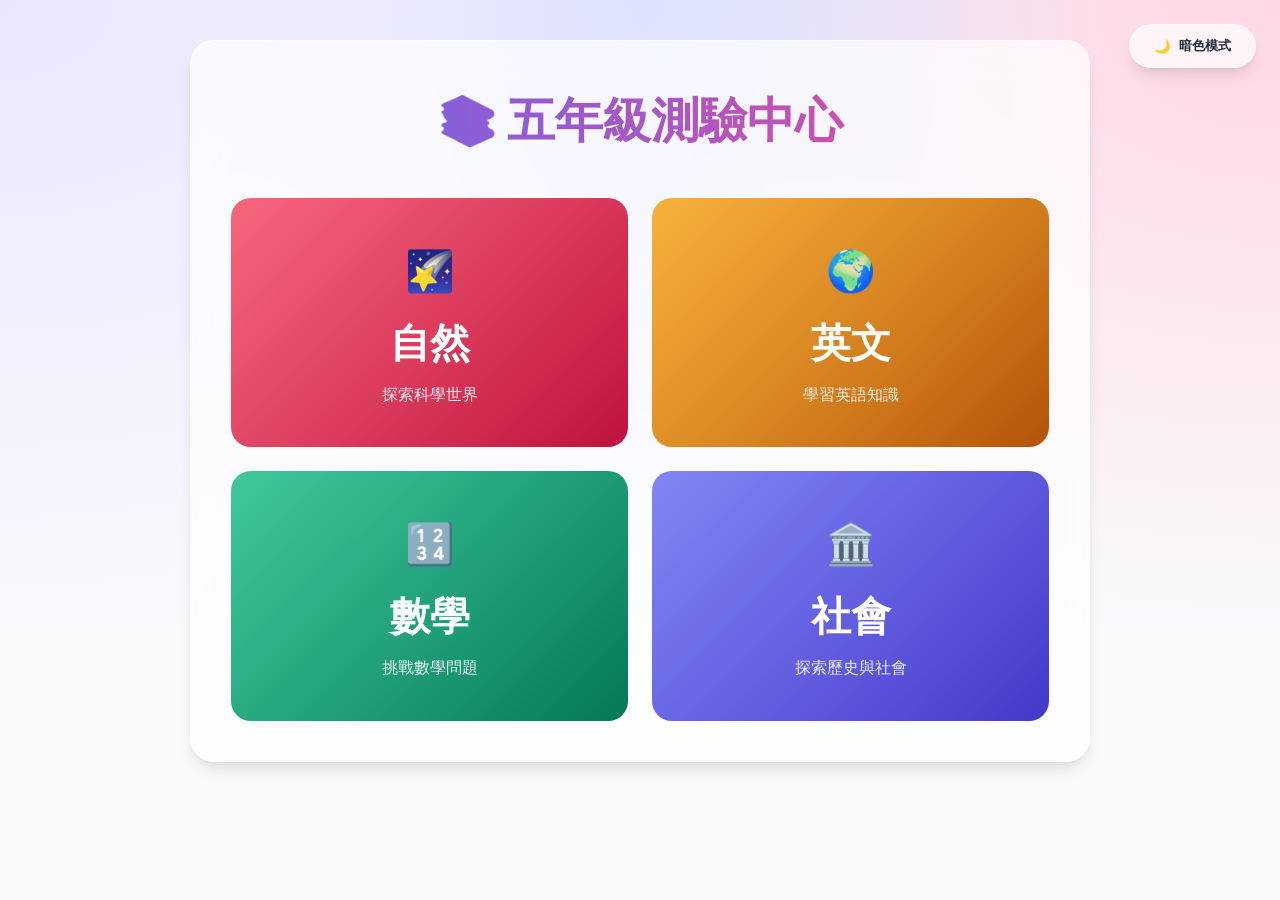
<file: index.html>
<!DOCTYPE html>
<html lang="zh-Hant">
<head>
    <meta charset="UTF-8">
    <meta name="viewport" content="width=device-width, initial-scale=1.0">
    <title>五年級測驗中心</title>
    <link rel="stylesheet" href="style.css">
</head>
<body>

<div class="theme-toggle">
    <button id="themeBtn" onclick="toggleTheme()"><span>🌙</span> 暗色模式</button>
</div>

<div class="container">
    <h1>📚 五年級測驗中心</h1>
    
    <div class="subjects-grid">
        <a href="science.html" class="subject-card science-card">
            <h2>🌠</h2>
            <h2>自然</h2>
            <p>探索科學世界</p>
        </a>
        
        <a href="english.html" class="subject-card english-card">
            <h2>🌍</h2>
            <h2>英文</h2>
            <p>學習英語知識</p>
        </a>
        
        <a href="math.html" class="subject-card math-card">
            <h2>🔢</h2>
            <h2>數學</h2>
            <p>挑戰數學問題</p>
        </a>

        <a href="society.html" class="subject-card society-card">
            <h2>🏛️</h2>
            <h2>社會</h2>
            <p>探索歷史與社會</p>
        </a>
    </div>
</div>

<script>
    function toggleTheme() {
        const html = document.documentElement;
        const btn = document.getElementById('themeBtn');
        const currentTheme = html.getAttribute('data-theme');
        const newTheme = currentTheme === 'dark' ? 'light' : 'dark';
        
        html.setAttribute('data-theme', newTheme);
        btn.innerHTML = newTheme === 'dark' ? '<span>☀️</span> 亮色模式' : '<span>🌙</span> 暗色模式';
        localStorage.setItem('theme', newTheme);
    }

    window.addEventListener('DOMContentLoaded', function() {
        const savedTheme = localStorage.getItem('theme') || 'light';
        document.documentElement.setAttribute('data-theme', savedTheme);
        const btn = document.getElementById('themeBtn');
        if (savedTheme === 'dark') btn.innerHTML = '<span>☀️</span> 亮色模式';
    });
</script>

</body>
</html>
</file>
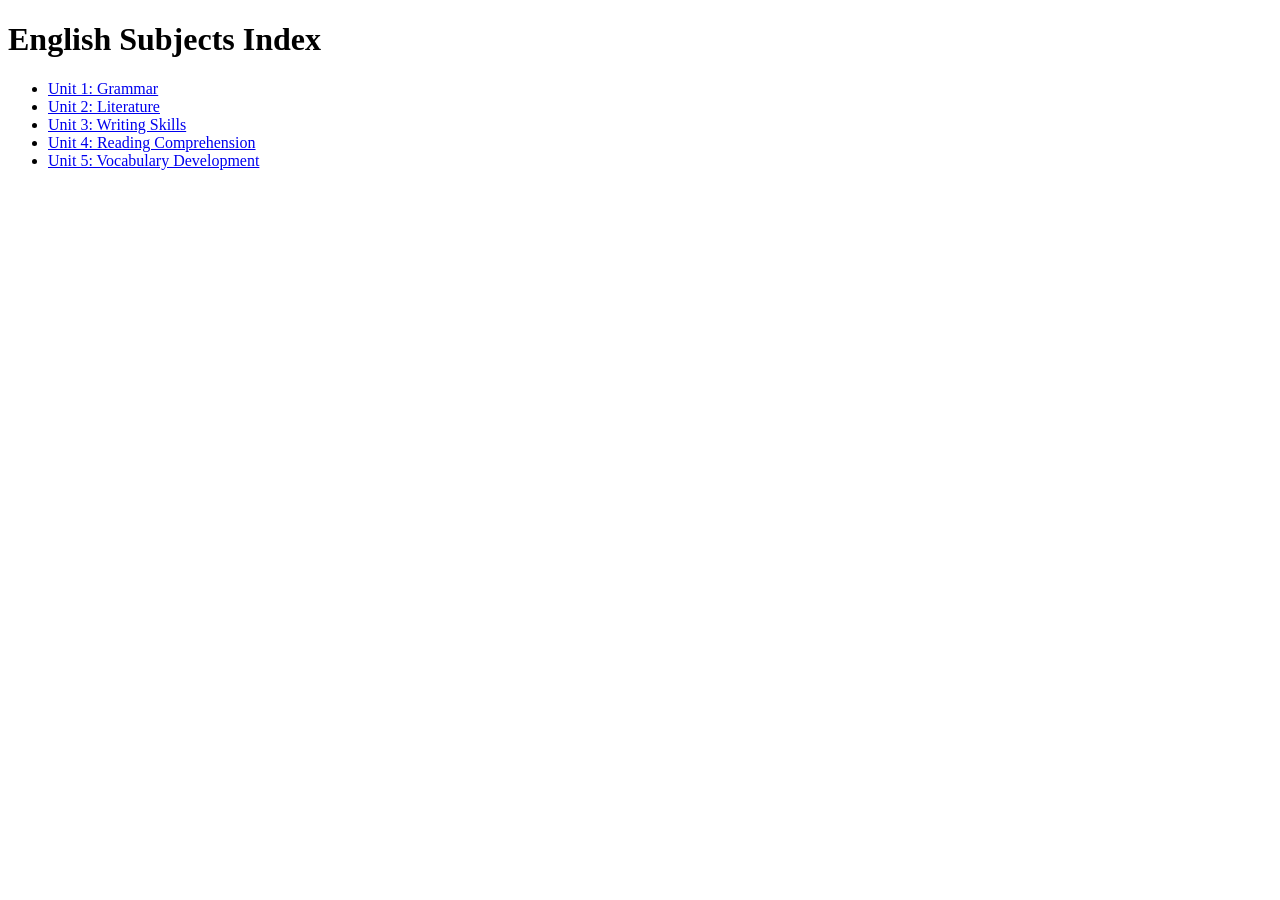
<file: english.html>
<!DOCTYPE html>
<html lang="en">
<head>
    <meta charset="UTF-8">
    <meta name="viewport" content="width=device-width, initial-scale=1.0">
    <title>English Units Index</title>
</head>
<body>
    <h1>English Subjects Index</h1>
    <ul>
        <li><a href="#unit1">Unit 1: Grammar</a></li>
        <li><a href="#unit2">Unit 2: Literature</a></li>
        <li><a href="#unit3">Unit 3: Writing Skills</a></li>
        <li><a href="#unit4">Unit 4: Reading Comprehension</a></li>
        <li><a href="#unit5">Unit 5: Vocabulary Development</a></li>
    </ul>
</body>
</html>
</file>
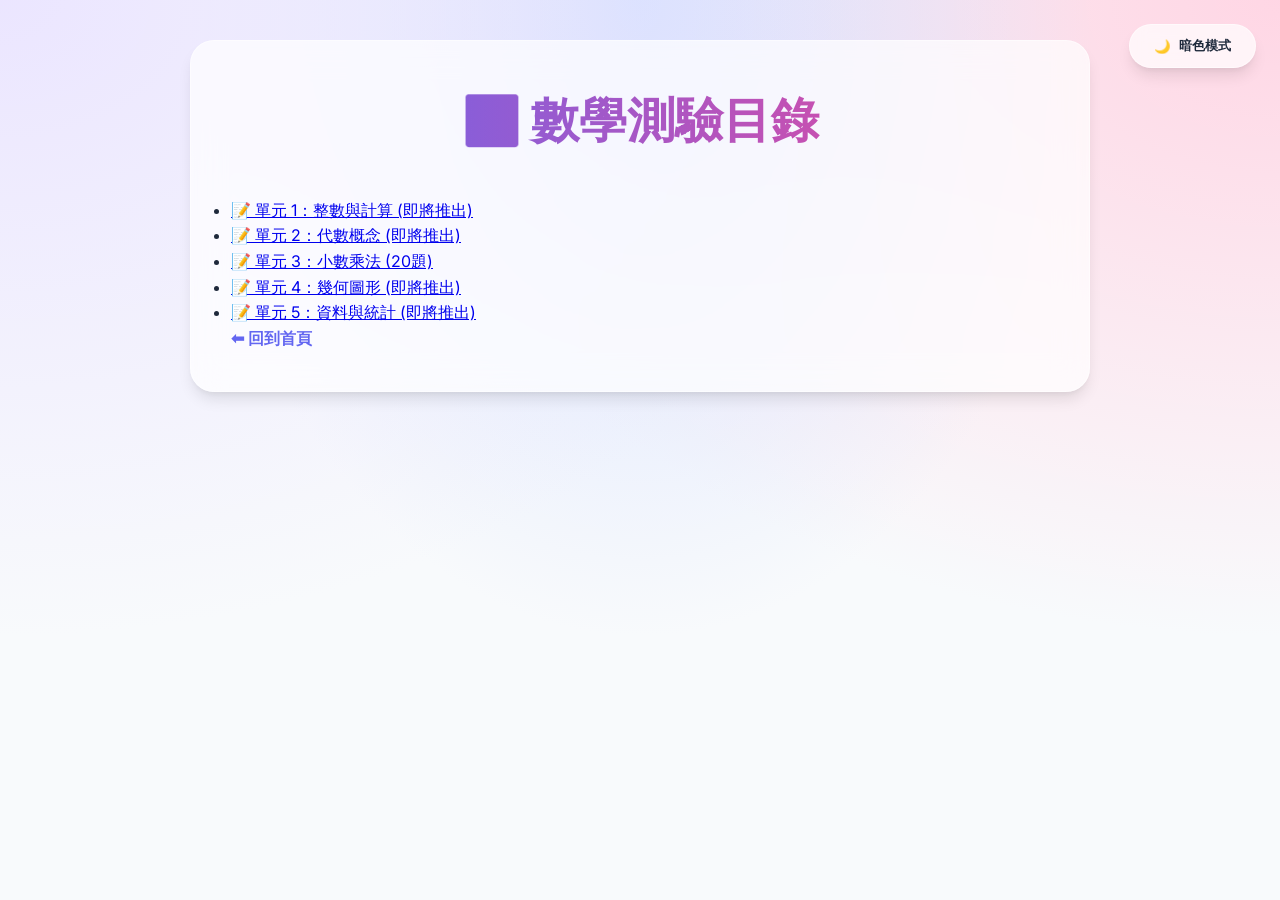
<file: math.html>
<!DOCTYPE html>
<html lang="zh-Hant">
<head>
    <meta charset="UTF-8">
    <meta name="viewport" content="width=device-width, initial-scale=1.0">
    <title>數學測驗索引</title>
    <link rel="stylesheet" href="style.css">
    <script>
        function toggleTheme() {
            const html = document.documentElement;
            const btn = document.getElementById('themeBtn');
            const currentTheme = html.getAttribute('data-theme');
            const newTheme = currentTheme === 'dark' ? 'light' : 'dark';
            html.setAttribute('data-theme', newTheme);
            btn.innerHTML = newTheme === 'dark' ? '<span>☀️</span> 亮色模式' : '<span>🌙</span> 暗色模式';
            localStorage.setItem('theme', newTheme);
        }

        window.addEventListener('DOMContentLoaded', function() {
            const savedTheme = localStorage.getItem('theme') || 'light';
            document.documentElement.setAttribute('data-theme', savedTheme);
            const btn = document.getElementById('themeBtn');
            if (savedTheme === 'dark') btn.innerHTML = '<span>☀️</span> 亮色模式';
        });
    </script>
</head>
<body>

<div class="theme-toggle">
    <button id="themeBtn" onclick="toggleTheme()"><span>🌙</span> 暗色模式</button>
</div>

<div class="container">
    <h1>🔢 數學測驗目錄</h1>
    
    <div class="unit-section">
        <ul>
            <li><a href="#" class="quiz-link">📝 單元 1：整數與計算 (即將推出)</a></li>
            <li><a href="#" class="quiz-link">📝 單元 2：代數概念 (即將推出)</a></li>
            <li><a href="math_unit3_quiz1.html" class="quiz-link">📝 單元 3：小數乘法 (20題)</a></li>
            <li><a href="#" class="quiz-link">📝 單元 4：幾何圖形 (即將推出)</a></li>
            <li><a href="#" class="quiz-link">📝 單元 5：資料與統計 (即將推出)</a></li>
        </ul>
    </div>

    <p><a href="index.html" style="text-decoration: none; font-weight: bold; color: var(--accent-primary);">⬅ 回到首頁</a></p>
</div>
</body>
</html>
</file>
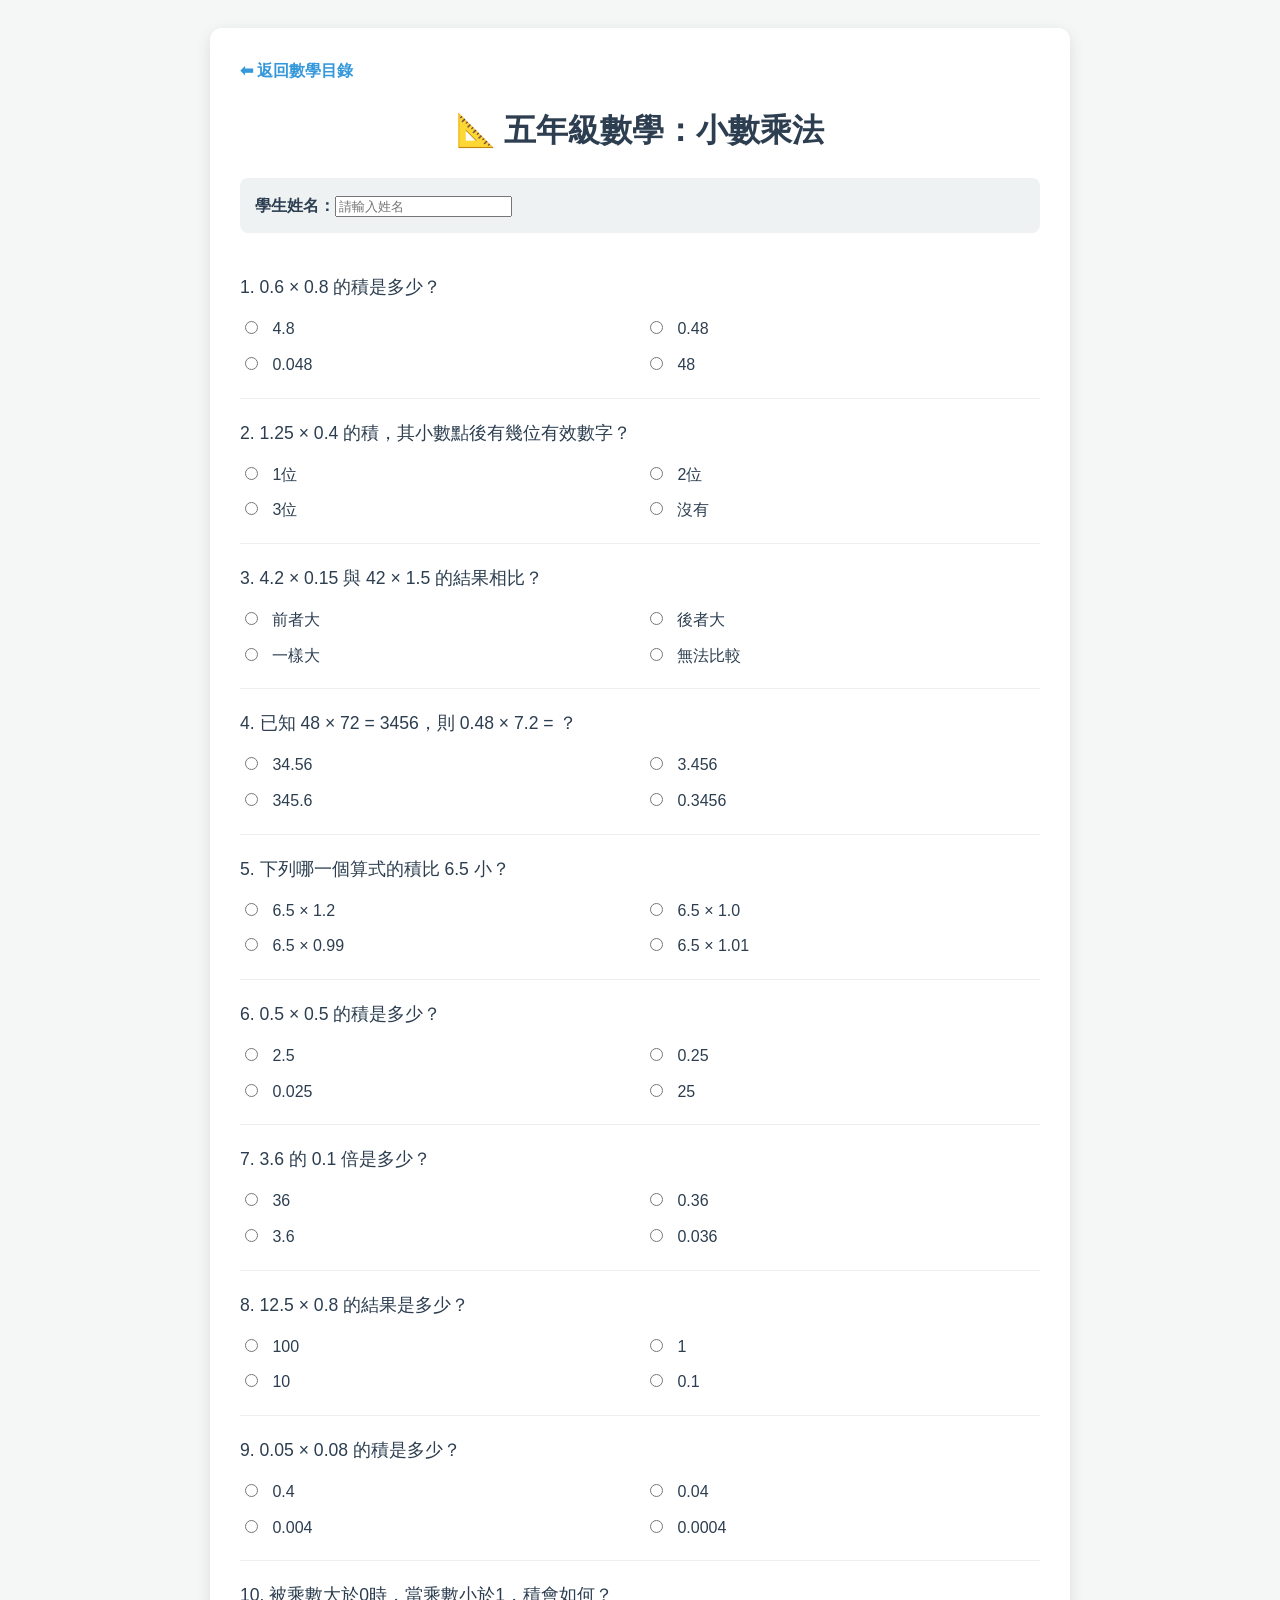
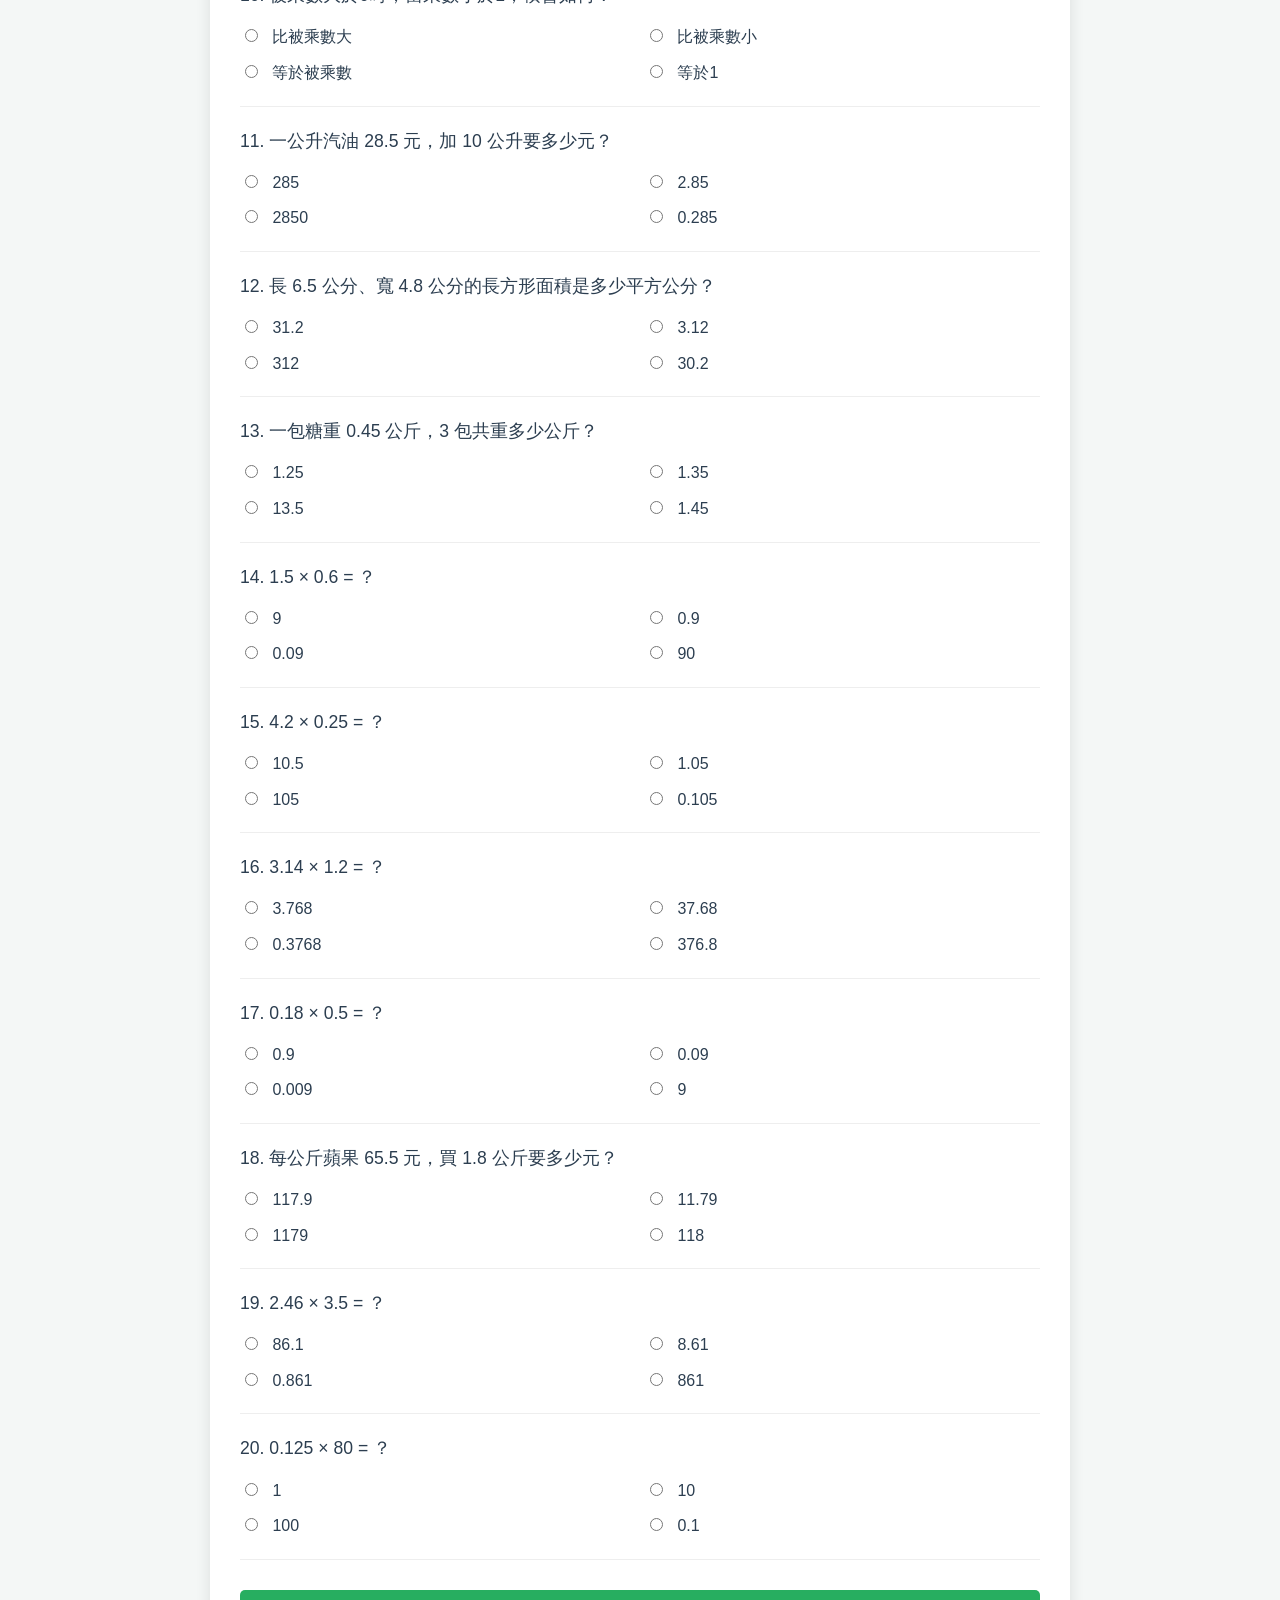
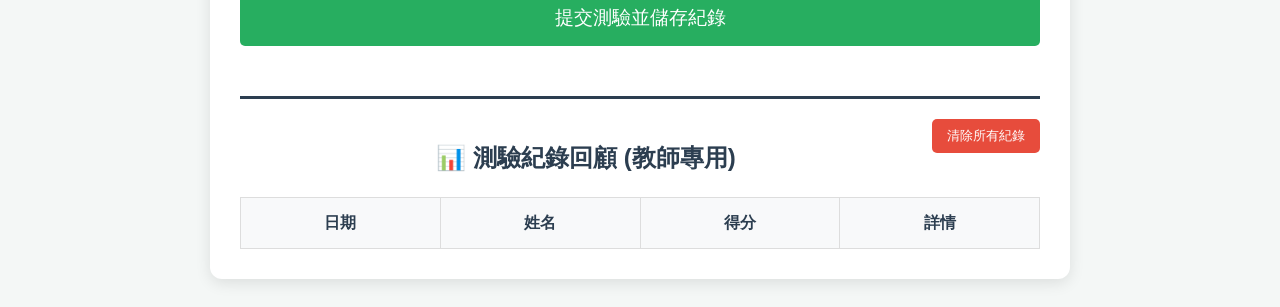
<file: math_unit3_quiz1.html>
<!DOCTYPE html>
<html lang="zh-Hant">
<head>
    <meta charset="UTF-8">
    <meta name="viewport" content="width=device-width, initial-scale=1.0">
    <title>五年級數學：小數乘法單元測驗</title>
    <style>
        :root {
            --primary-color: #2c3e50;
            --accent-color: #3498db;
            --success-color: #27ae60;
            --error-color: #e74c3c;
            --bg-color: #f4f7f6;
        }
        body { font-family: "Microsoft JhengHei", sans-serif; background: var(--bg-color); color: var(--primary-color); line-height: 1.6; padding: 20px; }
        .container { max-width: 800px; margin: 0 auto; background: white; padding: 30px; border-radius: 12px; box-shadow: 0 4px 15px rgba(0,0,0,0.1); }
        h1, h2 { text-align: center; color: var(--primary-color); }
        .quiz-info { background: #eef2f3; padding: 15px; border-radius: 8px; margin-bottom: 20px; font-weight: bold; }
        .question-block { border-bottom: 1px solid #eee; padding: 20px 0; }
        .question-text { font-size: 1.1em; margin-bottom: 15px; }
        .options-grid { display: grid; grid-template-columns: 1fr 1fr; gap: 10px; }
        input[type="radio"] { margin-right: 10px; cursor: pointer; }
        button { cursor: pointer; transition: 0.3s; border: none; border-radius: 5px; }
        .submit-btn { display: block; width: 100%; padding: 15px; background: var(--success-color); color: white; font-size: 1.2em; margin-top: 30px; }
        .submit-btn:hover { background: #219150; }
        
        /* 歷史紀錄區塊 */
        .history-section { margin-top: 50px; border-top: 3px solid var(--primary-color); padding-top: 20px; }
        .history-table { width: 100%; border-collapse: collapse; margin-top: 15px; }
        .history-table th, .history-table td { border: 1px solid #ddd; padding: 12px; text-align: center; }
        .history-table th { background: #f8f9fa; }
        .detail-btn { background: var(--accent-color); color: white; padding: 5px 10px; }
        .clear-btn { background: var(--error-color); color: white; padding: 8px 15px; float: right; margin-bottom: 10px; }
        
        /* 彈窗樣式 */
        .modal { display: none; position: fixed; z-index: 1000; left: 0; top: 0; width: 100%; height: 100%; background: rgba(0,0,0,0.6); }
        .modal-content { background: white; margin: 5% auto; padding: 25px; width: 80%; max-height: 80vh; overflow-y: auto; border-radius: 10px; }
        .wrong-item { color: var(--error-color); margin-bottom: 10px; border-left: 4px solid var(--error-color); padding-left: 10px; }
        .back-link { display: block; margin-bottom: 20px; text-decoration: none; color: var(--accent-color); font-weight: bold; }
    </style>
</head>
<body>

<div class="container">
    <a href="math.html" class="back-link">⬅ 返回數學目錄</a>
    <h1>📐 五年級數學：小數乘法</h1>
    <div class="quiz-info">學生姓名：<input type="text" id="studentName" placeholder="請輸入姓名"></div>
    
    <div id="quizContainer">
        </div>

    <button class="submit-btn" onclick="submitQuiz()">提交測驗並儲存紀錄</button>

    <div class="history-section">
        <button class="clear-btn" onclick="clearHistory()">清除所有紀錄</button>
        <h2>📊 測驗紀錄回顧 (教師專用)</h2>
        <table class="history-table">
            <thead>
                <tr>
                    <th>日期</th>
                    <th>姓名</th>
                    <th>得分</th>
                    <th>詳情</th>
                </tr>
            </thead>
            <tbody id="historyBody"></tbody>
        </table>
    </div>
</div>

<div id="detailModal" class="modal">
    <div class="modal-content">
        <h2 id="modalTitle">錯題詳情</h2>
        <div id="modalBody"></div>
        <button onclick="closeModal()" style="margin-top:20px; padding:10px 20px; background:#95a5a6; color:white;">關閉</button>
    </div>
</div>

<script>
const quizData = [
    // 觀念題
    { q: "0.6 × 0.8 的積是多少？", a: ["4.8", "0.48", "0.048", "48"], c: 1 },
    { q: "1.25 × 0.4 的積，其小數點後有幾位有效數字？", a: ["1位", "2位", "3位", "沒有"], c: 0 },
    { q: "4.2 × 0.15 與 42 × 1.5 的結果相比？", a: ["前者大", "後者大", "一樣大", "無法比較"], c: 1 },
    { q: "已知 48 × 72 = 3456，則 0.48 × 7.2 = ？", a: ["34.56", "3.456", "345.6", "0.3456"], c: 1 },
    { q: "下列哪一個算式的積比 6.5 小？", a: ["6.5 × 1.2", "6.5 × 1.0", "6.5 × 0.99", "6.5 × 1.01"], c: 2 },
    { q: "0.5 × 0.5 的積是多少？", a: ["2.5", "0.25", "0.025", "25"], c: 1 },
    { q: "3.6 的 0.1 倍是多少？", a: ["36", "0.36", "3.6", "0.036"], c: 1 },
    { q: "12.5 × 0.8 的結果是多少？", a: ["100", "1", "10", "0.1"], c: 2 },
    { q: "0.05 × 0.08 的積是多少？", a: ["0.4", "0.04", "0.004", "0.0004"], c: 2 },
    { q: "被乘數大於0時，當乘數小於1，積會如何？", a: ["比被乘數大", "比被乘數小", "等於被乘數", "等於1"], c: 1 },
    
    // 計算與應用題
    { q: "一公升汽油 28.5 元，加 10 公升要多少元？", a: ["285", "2.85", "2850", "0.285"], c: 0 },
    { q: "長 6.5 公分、寬 4.8 公分的長方形面積是多少平方公分？", a: ["31.2", "3.12", "312", "30.2"], c: 0 },
    { q: "一包糖重 0.45 公斤，3 包共重多少公斤？", a: ["1.25", "1.35", "13.5", "1.45"], c: 1 },
    { q: "1.5 × 0.6 = ？", a: ["9", "0.9", "0.09", "90"], c: 1 },
    { q: "4.2 × 0.25 = ？", a: ["10.5", "1.05", "105", "0.105"], c: 1 },
    { q: "3.14 × 1.2 = ？", a: ["3.768", "37.68", "0.3768", "376.8"], c: 0 },
    { q: "0.18 × 0.5 = ？", a: ["0.9", "0.09", "0.009", "9"], c: 1 },
    { q: "每公斤蘋果 65.5 元，買 1.8 公斤要多少元？", a: ["117.9", "11.79", "1179", "118"], c: 0 },
    { q: "2.46 × 3.5 = ？", a: ["86.1", "8.61", "0.861", "861"], c: 1 },
    { q: "0.125 × 80 = ？", a: ["1", "10", "100", "0.1"], c: 1 }
];

// 初始化題目
function initQuiz() {
    const container = document.getElementById('quizContainer');
    quizData.forEach((data, index) => {
        const div = document.createElement('div');
        div.className = 'question-block';
        div.innerHTML = `
            <div class="question-text">${index + 1}. ${data.q}</div>
            <div class="options-grid">
                ${data.a.map((opt, i) => `
                    <label><input type="radio" name="q${index}" value="${i}"> ${opt}</label>
                `).join('')}
            </div>
        `;
        container.appendChild(div);
    });
    renderHistory();
}

// 提交測驗
function submitQuiz() {
    const name = document.getElementById('studentName').value || "無名氏";
    let score = 0;
    let mistakes = [];

    quizData.forEach((data, index) => {
        const selected = document.querySelector(`input[name="q${index}"]:checked`);
        const userAns = selected ? parseInt(selected.value) : -1;
        
        if (userAns === data.c) {
            score += (100 / quizData.length);
        } else {
            mistakes.push({
                qNum: index + 1,
                question: data.q,
                userAnswer: userAns === -1 ? "未作答" : data.a[userAns],
                correctAnswer: data.a[data.c]
            });
        }
    });

    const record = {
        name: name,
        date: new Date().toLocaleString(),
        score: Math.round(score),
        mistakes: mistakes
    };

    saveRecord(record);
    alert(`測驗完成！你的得分是：${record.score}`);
    location.reload(); // 重新整理以更新儀表板
}

// 儲存至 LocalStorage
function saveRecord(record) {
    let history = JSON.parse(localStorage.getItem('mathHistory')) || [];
    history.push(record);
    localStorage.setItem('mathHistory', JSON.stringify(history));
}

// 渲染歷史紀錄
function renderHistory() {
    const history = JSON.parse(localStorage.getItem('mathHistory')) || [];
    const tbody = document.getElementById('historyBody');
    tbody.innerHTML = history.reverse().map((rec, index) => `
        <tr>
            <td>${rec.date}</td>
            <td>${rec.name}</td>
            <td>${rec.score}</td>
            <td><button class="detail-btn" onclick="showDetail(${history.length - 1 - index})">查看詳情</button></td>
        </tr>
    `).join('');
}

// 顯示錯題詳情
function showDetail(index) {
    const history = JSON.parse(localStorage.getItem('mathHistory'));
    const record = history[index];
    const modal = document.getElementById('detailModal');
    const body = document.getElementById('modalBody');
    
    document.getElementById('modalTitle').innerText = `${record.name} 的錯題分析 (得分: ${record.score})`;
    
    if (record.mistakes.length === 0) {
        body.innerHTML = "<p style='color:green;'>太棒了！全對！</p>";
    } else {
        body.innerHTML = record.mistakes.map(m => `
            <div class="wrong-item">
                <strong>第 ${m.qNum} 題：${m.question}</strong><br>
                你的答案：<span style="color:gray">${m.userAnswer}</span> | 
                正確答案：<strong>${m.correctAnswer}</strong>
            </div>
        `).join('');
    }
    modal.style.display = "block";
}

function closeModal() {
    document.getElementById('detailModal').style.display = "none";
}

function clearHistory() {
    if (confirm("確定要刪除所有測驗紀錄嗎？此動作無法復原。")) {
        localStorage.removeItem('mathHistory');
        renderHistory();
    }
}

window.onload = initQuiz;
</script>

</body>
</html>
</file>
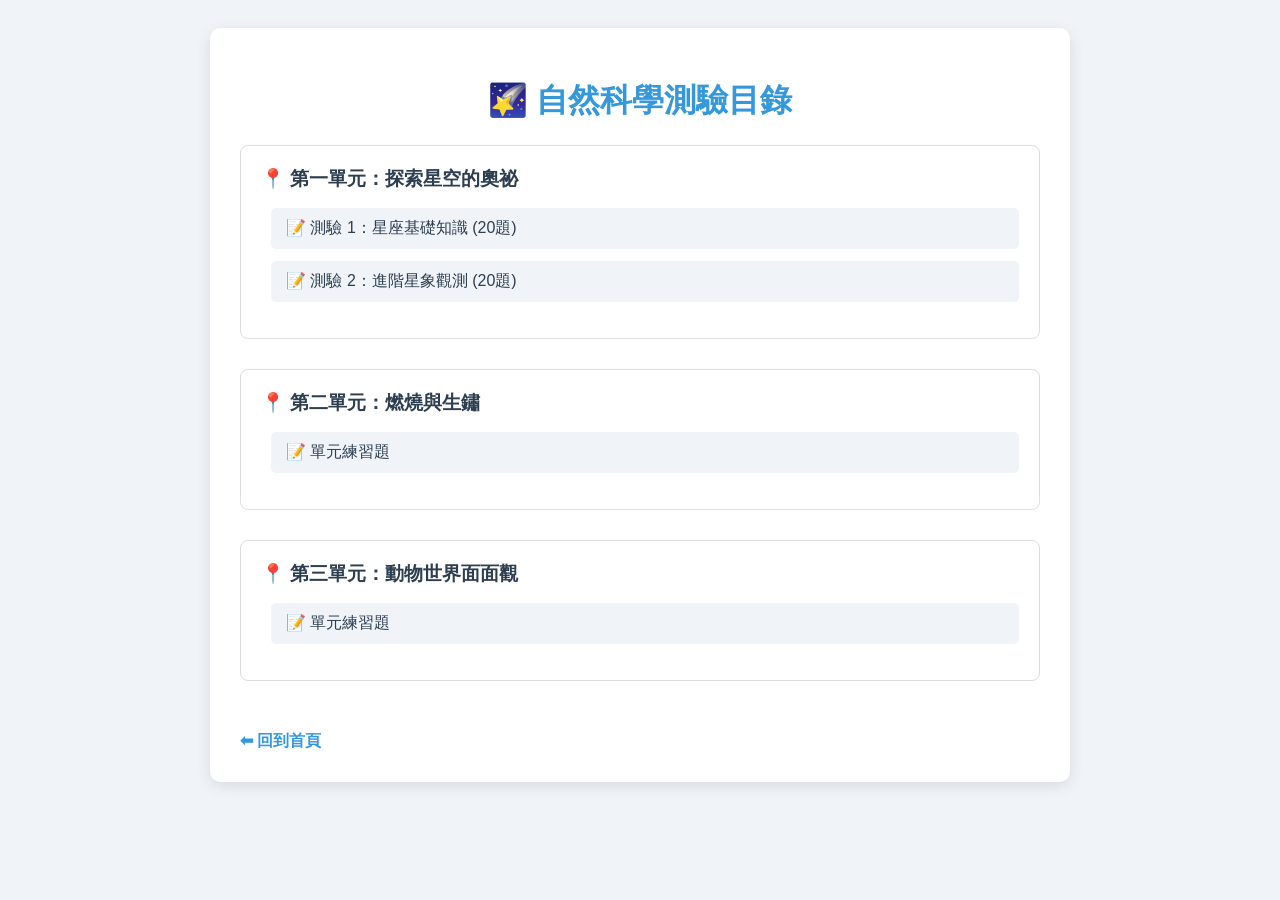
<file: science.html>
<!DOCTYPE html>
<html lang="zh-Hant">
<head>
    <meta charset="UTF-8">
    <meta name="viewport" content="width=device-width, initial-scale=1.0">
    <title>自然科學測驗索引</title>
    <style>
        :root {
            --bg-color: #f0f4f8;
            --container-bg: #ffffff;
            --text-color: #2c3e50;
            --accent-color: #3498db;
            --unit-border: #dcdde1;
        }

        [data-theme='dark'] {
            --bg-color: #1a1a2e;
            --container-bg: #16213e;
            --text-color: #e0e0e0;
            --accent-color: #0077b6;
            --unit-border: #0f3460;
        }

        body { 
            font-family: "Microsoft JhengHei", sans-serif; 
            background-color: var(--bg-color); 
            color: var(--text-color);
            padding: 20px; 
            transition: all 0.3s ease;
        }

        .container {
            max-width: 800px;
            margin: auto;
            background: var(--container-bg);
            padding: 30px;
            border-radius: 10px;
            box-shadow: 0 4px 15px rgba(0,0,0,0.1);
        }

        h1 { text-align: center; color: var(--accent-color); }

        .unit-section {
            margin-bottom: 30px;
            padding: 20px;
            border: 1px solid var(--unit-border);
            border-radius: 8px;
        }

        .unit-title {
            font-size: 1.2em;
            font-weight: bold;
            margin-bottom: 15px;
            display: flex;
            align-items: center;
        }

        ul { list-style: none; padding-left: 10px; }
        
        li { margin-bottom: 12px; }

        .quiz-link {
            text-decoration: none;
            color: var(--text-color);
            display: block;
            padding: 10px 15px;
            background: var(--bg-color);
            border-radius: 5px;
            transition: transform 0.2s;
        }

        .quiz-link:hover {
            transform: translateX(5px);
            background: var(--accent-color);
            color: white;
        }

        .back-home {
            display: inline-block;
            margin-top: 20px;
            text-decoration: none;
            color: var(--accent-color);
            font-weight: bold;
        }
    </style>
</head>
<body>

<div class="container">
    <h1>🌠 自然科學測驗目錄</h1>

    <div class="unit-section">
        <div class="unit-title">📍 第一單元：探索星空的奧祕</div>
        <ul>
            <li>
                <a href="science_unit1_quiz1.html" class="quiz-link">
                    📝 測驗 1：星座基礎知識 (20題)
                </a>
            </li>
            <li>
                <a href="science_unit1_quiz2.html" class="quiz-link">
                    📝 測驗 2：進階星象觀測 (20題)
                </a>
            </li>
        </ul>
    </div>

    <div class="unit-section">
        <div class="unit-title">📍 第二單元：燃燒與生鏽</div>
        <ul>
            <li><a href="science-unit2.html" class="quiz-link">📝 單元練習題</a></li>
        </ul>
    </div>

    <div class="unit-section">
        <div class="unit-title">📍 第三單元：動物世界面面觀</div>
        <ul>
            <li><a href="science-unit3.html" class="quiz-link">📝 單元練習題</a></li>
        </ul>
    </div>

    <a href="index.html" class="back-home">⬅ 回到首頁</a>
</div>

<script>
    // Theme sync logic
    window.addEventListener('DOMContentLoaded', function() {
        const savedTheme = localStorage.getItem('theme') || 'light';
        document.documentElement.setAttribute('data-theme', savedTheme);
    });
</script>

</body>
</html>
</file>
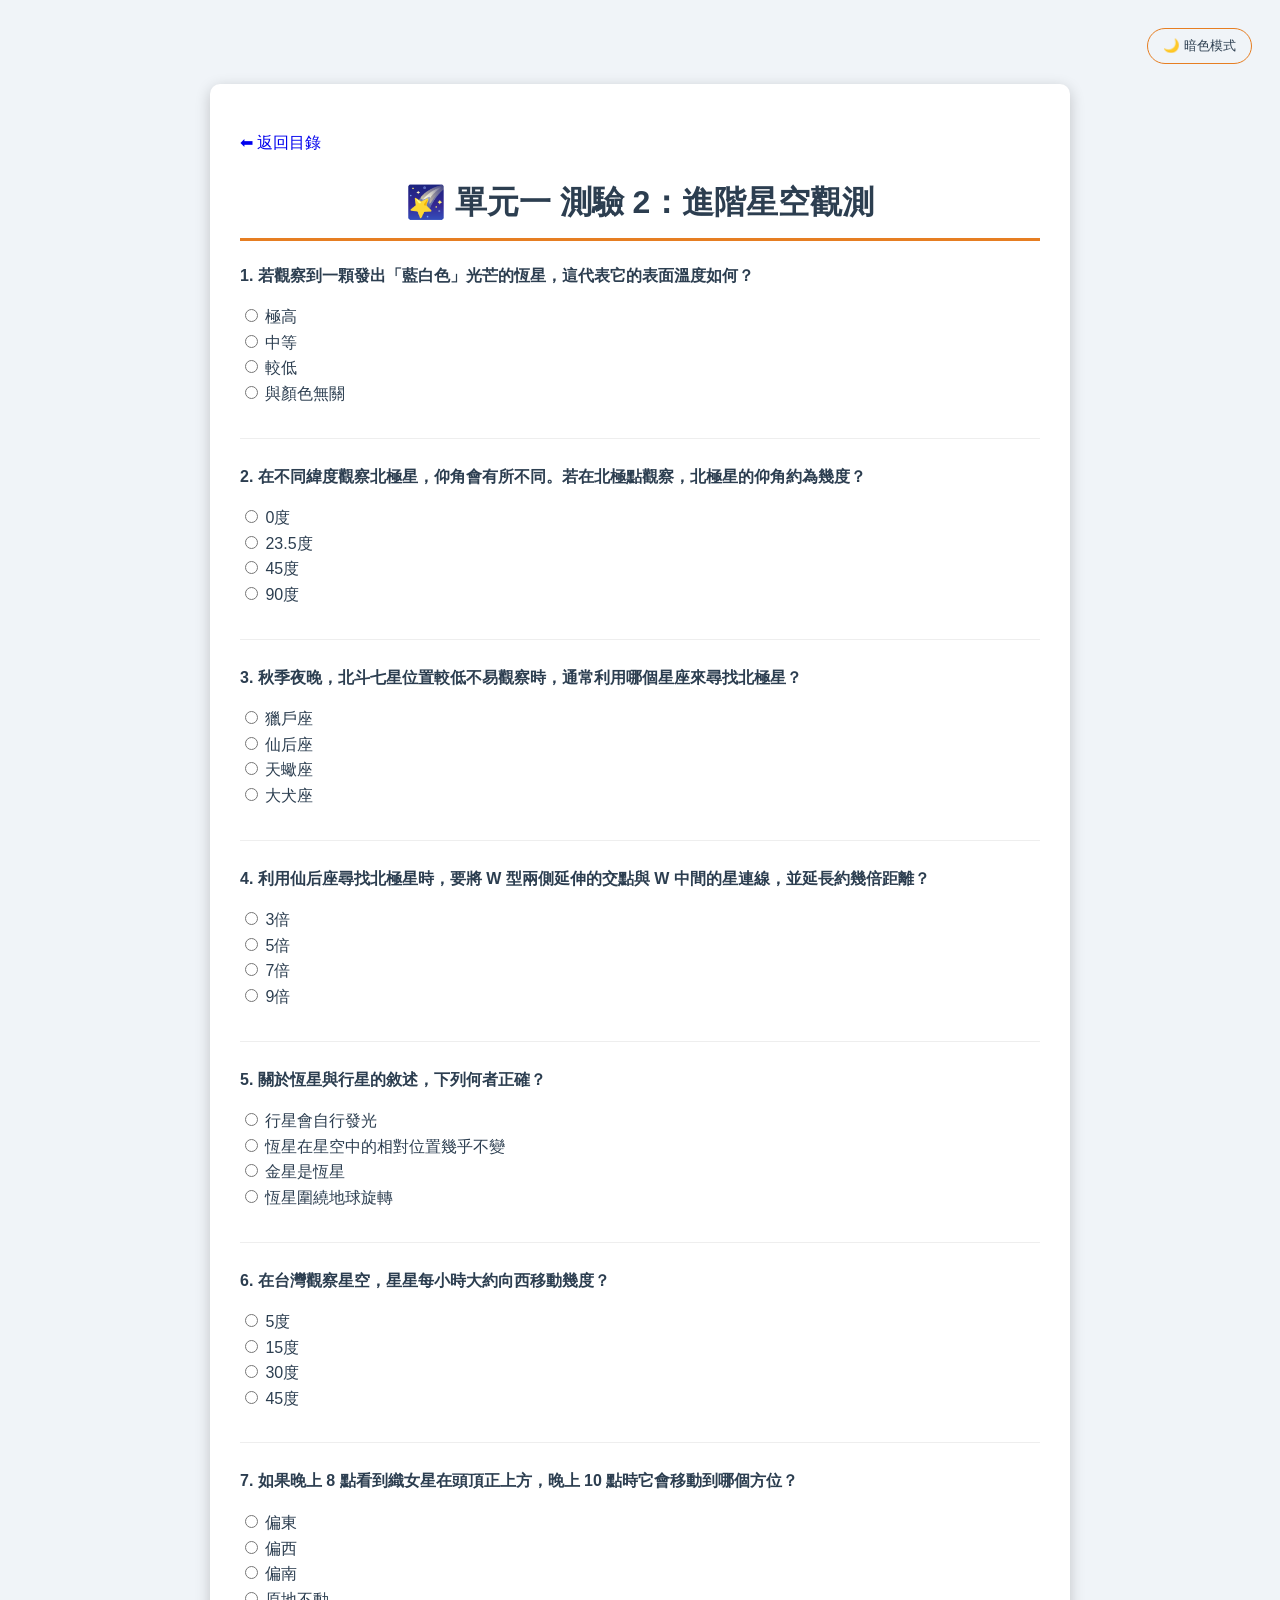
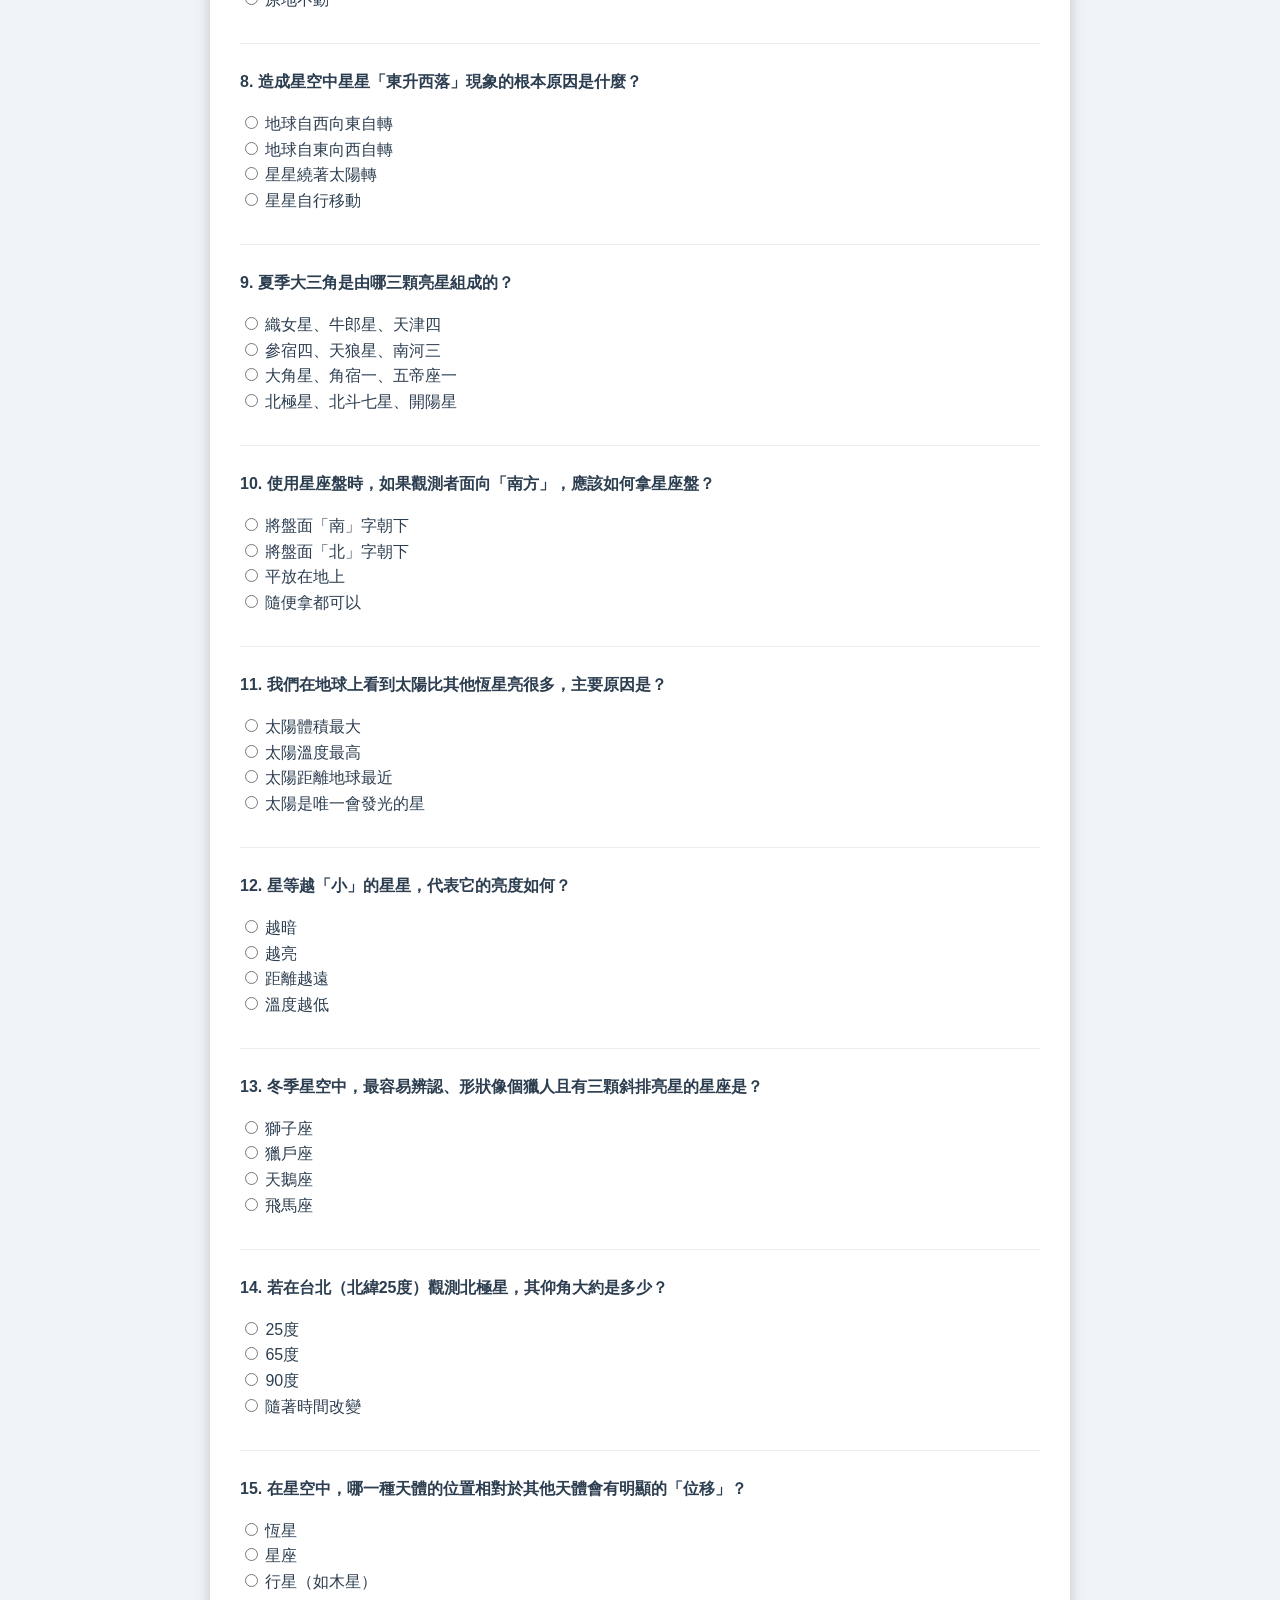
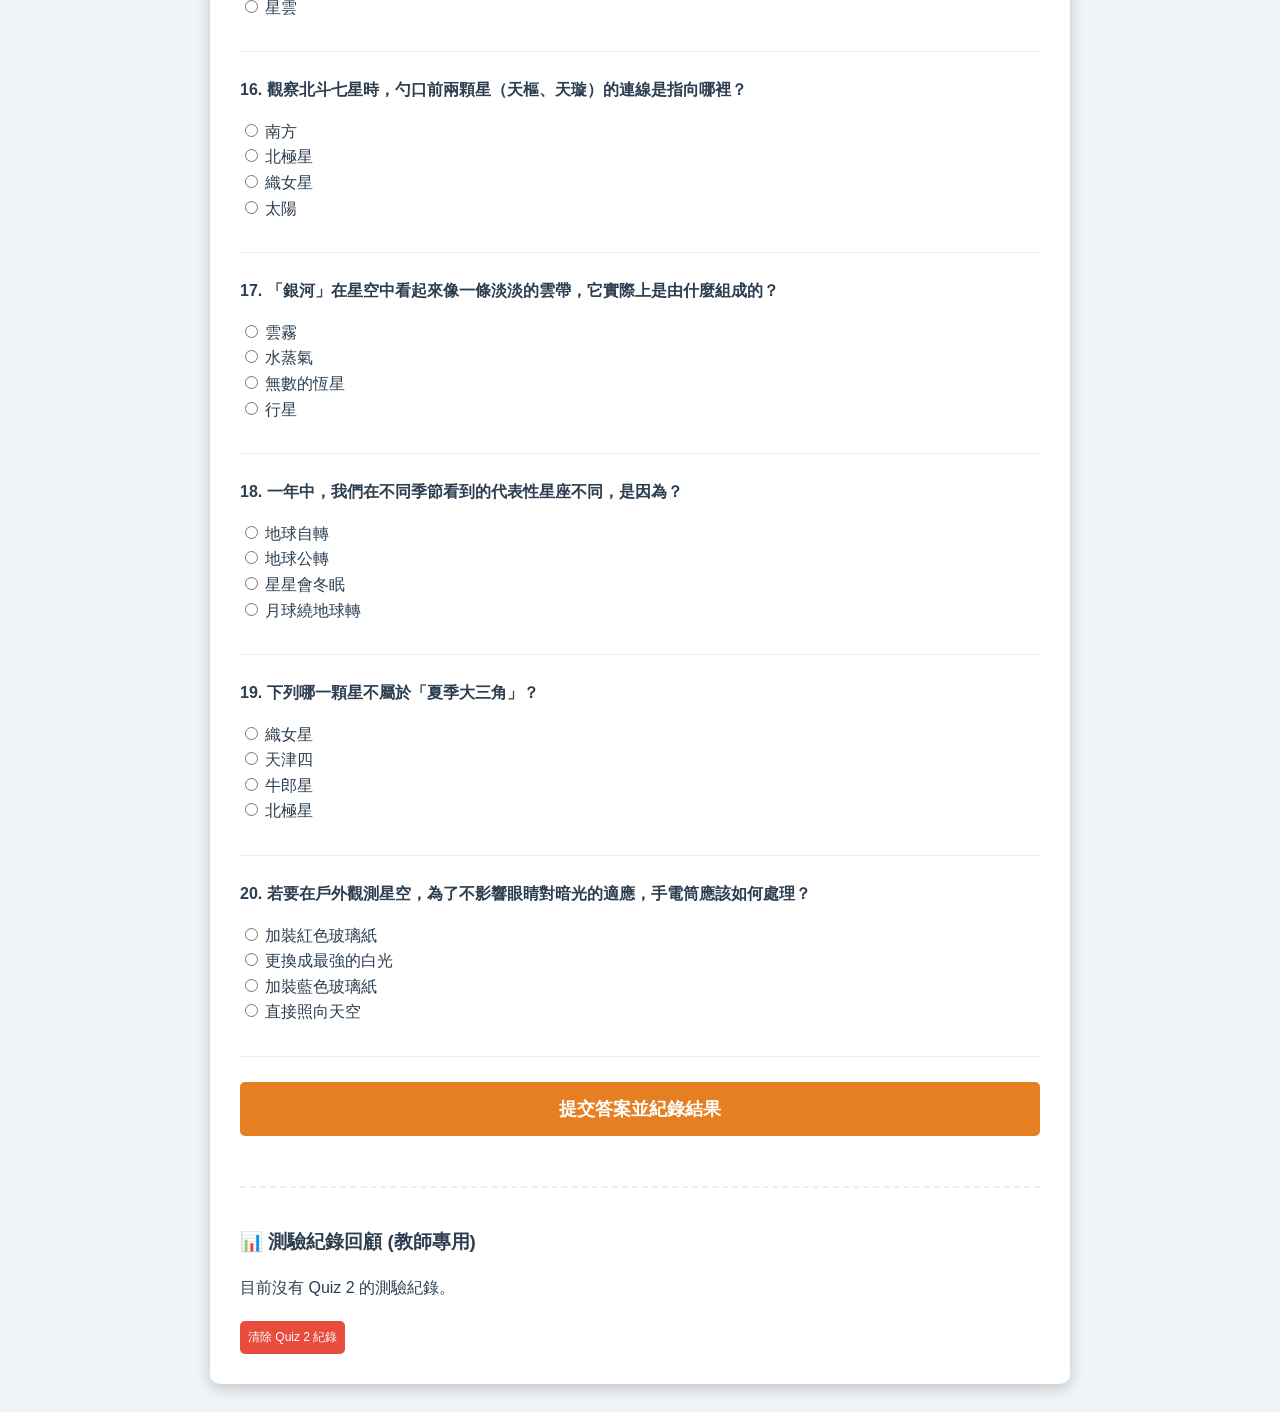
<file: science_unit1_quiz2.html>
<!DOCTYPE html>
<html lang="zh-Hant">
<head>
    <meta charset="UTF-8">
    <meta name="viewport" content="width=device-width, initial-scale=1.0">
    <title>單元一 測驗 2：進階星空觀測</title>
    <style>
        :root { --bg-color: #f0f4f8; --container-bg: #ffffff; --text-color: #2c3e50; --question-border: #eeeeee; --btn-bg: #e67e22; --result-bg: #fef5e7; --wrong-color: #e74c3c; --correct-color: #27ae60; }
        [data-theme='dark'] { --bg-color: #1a1a2e; --container-bg: #16213e; --text-color: #e0e0e0; --question-border: #0f3460; --btn-bg: #d35400; --result-bg: #2c3e50; --wrong-color: #ff4d4d; --correct-color: #4ade80; }
        body { font-family: "Microsoft JhengHei", sans-serif; background-color: var(--bg-color); color: var(--text-color); padding: 20px; line-height: 1.6; transition: all 0.3s ease; }
        .theme-toggle { text-align: right; margin-bottom: 20px; }
        #themeBtn { padding: 8px 15px; cursor: pointer; border-radius: 20px; border: 1px solid var(--btn-bg); background: transparent; color: var(--text-color); }
        .container { max-width: 800px; margin: auto; background: var(--container-bg); padding: 30px; border-radius: 10px; box-shadow: 0 4px 15px rgba(0,0,0,0.2); }
        h1 { text-align: center; border-bottom: 3px solid var(--btn-bg); padding-bottom: 10px; }
        .question { margin-bottom: 25px; border-bottom: 1px solid var(--question-border); padding-bottom: 15px; }
        .options { list-style: none; padding: 0; }
        button#submitBtn { display: block; width: 100%; padding: 15px; background-color: var(--btn-bg); color: white; border: none; border-radius: 5px; font-size: 18px; cursor: pointer; font-weight: bold; }
        #result { margin-top: 30px; display: none; padding: 20px; border-radius: 10px; border: 2px solid var(--btn-bg); background-color: var(--result-bg); }
        .history-section { margin-top: 50px; padding-top: 20px; border-top: 2px dashed var(--question-border); }
        .history-item { background: var(--bg-color); padding: 15px; border-radius: 8px; margin-bottom: 10px; border: 1px solid var(--btn-bg); }
        .correct { color: var(--correct-color); font-weight: bold; }
        .wrong { color: var(--wrong-color); font-weight: bold; }
        details summary { cursor: pointer; color: var(--btn-bg); font-weight: bold; margin-top: 10px; }
    </style>
</head>
<body>

<div class="theme-toggle">
    <button id="themeBtn" onclick="toggleTheme()">🌙 暗色模式</button>
</div>

<div class="container">
    <p><a href="science.html" style="text-decoration: none;">⬅ 返回目錄</a></p>
    <h1>🌠 單元一 測驗 2：進階星空觀測</h1>
    <form id="quizForm">
        <div id="questionsContainer"></div>
        <button id="submitBtn" type="button" onclick="calculateScore()">提交答案並紀錄結果</button>
    </form>

    <div id="result">
        <h2>測試結果</h2>
        <p id="scoreText" style="font-size: 1.5em;"></p>
        <div id="wrongAnswers"></div>
    </div>

    <div class="history-section">
        <h3>📊 測驗紀錄回顧 (教師專用)</h3>
        <div id="historyList">尚無測驗紀錄</div>
        <button onclick="clearHistory()" style="margin-top: 20px; background: var(--wrong-color); color: white; border: none; padding: 8px; border-radius: 5px; cursor: pointer; font-size: 12px;">清除 Quiz 2 紀錄</button>
    </div>
</div>

<script>
    // Unique storage key for Quiz 2
    const STORAGE_KEY = 'science_unit1_quiz2_results';

    function toggleTheme() {
        const html = document.documentElement;
        const btn = document.getElementById('themeBtn');
        const currentTheme = html.getAttribute('data-theme');
        const newTheme = currentTheme === 'dark' ? 'light' : 'dark';
        html.setAttribute('data-theme', newTheme);
        btn.textContent = newTheme === 'dark' ? '☀️ 亮色模式' : '🌙 暗色模式';
        localStorage.setItem('theme', newTheme);
    }

    const quizData = [
        { q: "若觀察到一顆發出「藍白色」光芒的恆星，這代表它的表面溫度如何？", a: ["極高", "中等", "較低", "與顏色無關"], correct: 0 },
        { q: "在不同緯度觀察北極星，仰角會有所不同。若在北極點觀察，北極星的仰角約為幾度？", a: ["0度", "23.5度", "45度", "90度"], correct: 3 },
        { q: "秋季夜晚，北斗七星位置較低不易觀察時，通常利用哪個星座來尋找北極星？", a: ["獵戶座", "仙后座", "天蠍座", "大犬座"], correct: 1 },
        { q: "利用仙后座尋找北極星時，要將 W 型兩側延伸的交點與 W 中間的星連線，並延長約幾倍距離？", a: ["3倍", "5倍", "7倍", "9倍"], correct: 1 },
        { q: "關於恆星與行星的敘述，下列何者正確？", a: ["行星會自行發光", "恆星在星空中的相對位置幾乎不變", "金星是恆星", "恆星圍繞地球旋轉"], correct: 1 },
        { q: "在台灣觀察星空，星星每小時大約向西移動幾度？", a: ["5度", "15度", "30度", "45度"], correct: 1 },
        { q: "如果晚上 8 點看到織女星在頭頂正上方，晚上 10 點時它會移動到哪個方位？", a: ["偏東", "偏西", "偏南", "原地不動"], correct: 1 },
        { q: "造成星空中星星「東升西落」現象的根本原因是什麼？", a: ["地球自西向東自轉", "地球自東向西自轉", "星星繞著太陽轉", "星星自行移動"], correct: 0 },
        { q: "夏季大三角是由哪三顆亮星組成的？", a: ["織女星、牛郎星、天津四", "參宿四、天狼星、南河三", "大角星、角宿一、五帝座一", "北極星、北斗七星、開陽星"], correct: 0 },
        { q: "使用星座盤時，如果觀測者面向「南方」，應該如何拿星座盤？", a: ["將盤面「南」字朝下", "將盤面「北」字朝下", "平放在地上", "隨便拿都可以"], correct: 0 },
        { q: "我們在地球上看到太陽比其他恆星亮很多，主要原因是？", a: ["太陽體積最大", "太陽溫度最高", "太陽距離地球最近", "太陽是唯一會發光的星"], correct: 2 },
        { q: "星等越「小」的星星，代表它的亮度如何？", a: ["越暗", "越亮", "距離越遠", "溫度越低"], correct: 1 },
        { q: "冬季星空中，最容易辨認、形狀像個獵人且有三顆斜排亮星的星座是？", a: ["獅子座", "獵戶座", "天鵝座", "飛馬座"], correct: 1 },
        { q: "若在台北（北緯25度）觀測北極星，其仰角大約是多少？", a: ["25度", "65度", "90度", "隨著時間改變"], correct: 0 },
        { q: "在星空中，哪一種天體的位置相對於其他天體會有明顯的「位移」？", a: ["恆星", "星座", "行星（如木星）", "星雲"], correct: 2 },
        { q: "觀察北斗七星時，勺口前兩顆星（天樞、天璇）的連線是指向哪裡？", a: ["南方", "北極星", "織女星", "太陽"], correct: 1 },
        { q: "「銀河」在星空中看起來像一條淡淡的雲帶，它實際上是由什麼組成的？", a: ["雲霧", "水蒸氣", "無數的恆星", "行星"], correct: 2 },
        { q: "一年中，我們在不同季節看到的代表性星座不同，是因為？", a: ["地球自轉", "地球公轉", "星星會冬眠", "月球繞地球轉"], correct: 1 },
        { q: "下列哪一顆星不屬於「夏季大三角」？", a: ["織女星", "天津四", "牛郎星", "北極星"], correct: 3 },
        { q: "若要在戶外觀測星空，為了不影響眼睛對暗光的適應，手電筒應該如何處理？", a: ["加裝紅色玻璃紙", "更換成最強的白光", "加裝藍色玻璃紙", "直接照向天空"], correct: 0 }
    ];

    const container = document.getElementById('questionsContainer');
    quizData.forEach((data, index) => {
        let html = `<div class="question"><p><strong>${index + 1}. ${data.q}</strong></p><ul class="options">`;
        data.a.forEach((opt, i) => {
            html += `<li><label><input type="radio" name="q${index}" value="${i}"> ${opt}</label></li>`;
        });
        html += `</ul></div>`;
        container.innerHTML += html;
    });

    function displayHistory() {
        const history = JSON.parse(localStorage.getItem(STORAGE_KEY)) || [];
        const listContainer = document.getElementById('historyList');
        if (history.length === 0) { listContainer.innerHTML = "目前沒有 Quiz 2 的測驗紀錄。"; return; }
        listContainer.innerHTML = history.slice().reverse().map((item, idx) => `
            <div class="history-item">
                <strong>第 ${history.length - idx} 次測驗 - ${item.date}</strong><br>
                得分：<span class="correct">${item.score} / ${item.total}</span>
                <details><summary>點擊展開錯題細節</summary>
                    <div style="margin-top: 10px;">
                        ${item.mistakes.length > 0 ? item.mistakes.map(m => `
                            <p style="border-bottom: 1px solid #ccc; padding-bottom: 5px; margin-bottom: 5px;">
                                <strong>問：</strong>${m.question}<br>
                                <span class="wrong">學生選：${m.userAnswer}</span> | <span class="correct">正確：${m.correctAnswer}</span>
                            </p>`).join('') : "恭喜！此份測驗全對。"}
                    </div>
                </details>
            </div>`).join('');
    }

    function calculateScore() {
        let score = 0;
        let mistakes = [];
        quizData.forEach((data, index) => {
            const selected = document.querySelector(`input[name="q${index}"]:checked`);
            if (selected && parseInt(selected.value) === data.correct) {
                score++;
            } else {
                mistakes.push({
                    question: data.q,
                    userAnswer: selected ? data.a[selected.value] : "未作答",
                    correctAnswer: data.a[data.correct]
                });
            }
        });

        const history = JSON.parse(localStorage.getItem(STORAGE_KEY)) || [];
        history.push({ 
            date: new Date().toLocaleString(), 
            score: score, 
            total: quizData.length, 
            mistakes: mistakes 
        });
        localStorage.setItem(STORAGE_KEY, JSON.stringify(history));

        document.getElementById('result').style.display = 'block';
        document.getElementById('scoreText').innerHTML = `本次測驗得分：<strong>${score}</strong> / ${quizData.length}`;
        displayHistory();
        window.scrollTo({ top: document.getElementById('result').offsetTop, behavior: 'smooth' });
    }

    function clearHistory() { if(confirm("確定要刪除所有 Quiz 2 的測驗紀錄嗎？")) { localStorage.removeItem(STORAGE_KEY); displayHistory(); } }

    window.addEventListener('DOMContentLoaded', () => {
        const savedTheme = localStorage.getItem('theme') || 'light';
        document.documentElement.setAttribute('data-theme', savedTheme);
        displayHistory();
    });
</script>
</body>
</html>
</file>
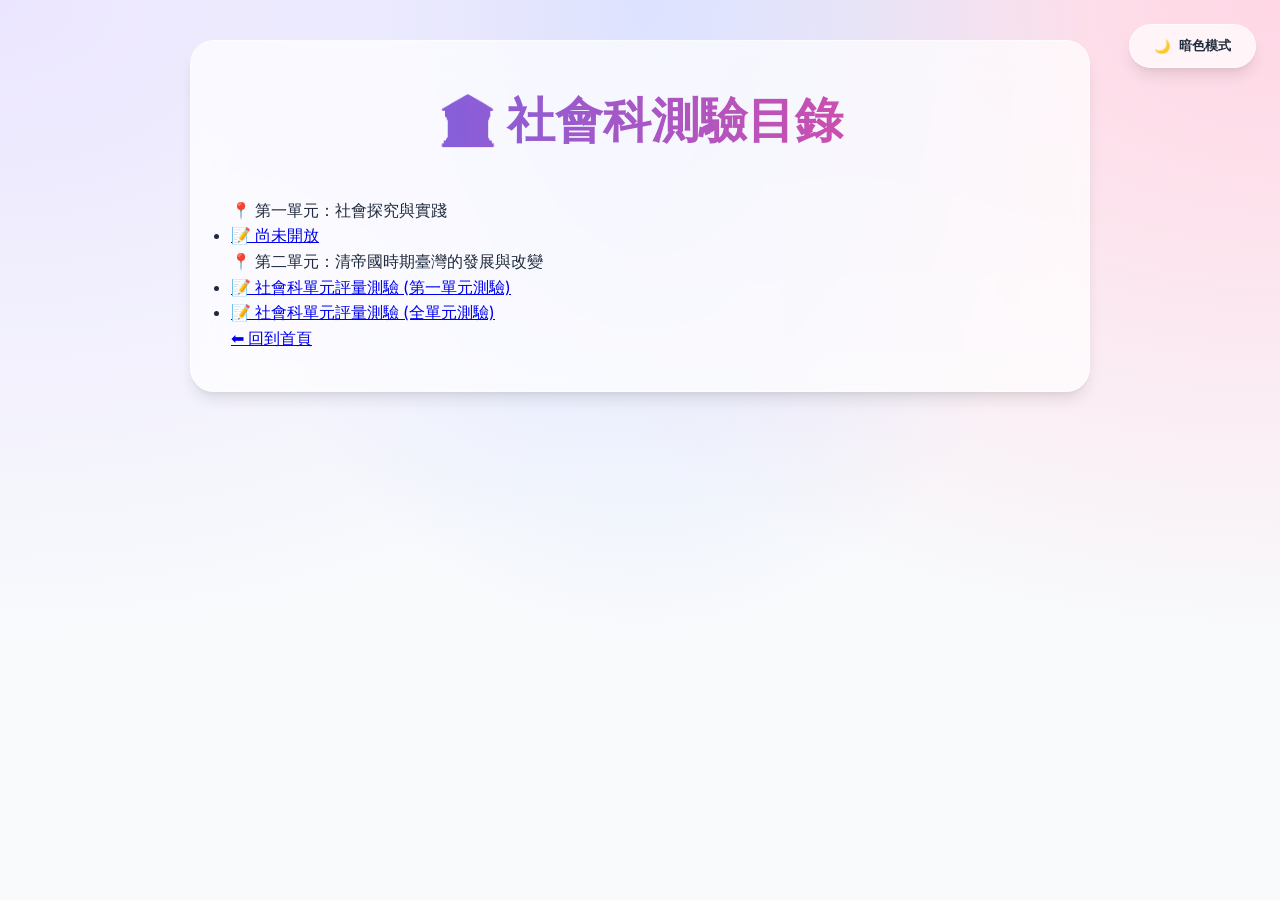
<file: society.html>
<!DOCTYPE html>
<html lang="zh-Hant">
<head>
    <meta charset="UTF-8">
    <meta name="viewport" content="width=device-width, initial-scale=1.0">
    <title>社會科測驗索引</title>
    <link rel="stylesheet" href="style.css">
</head>
<body>

<div class="theme-toggle">
    <button id="themeBtn" onclick="toggleTheme()"><span>🌙</span> 暗色模式</button>
</div>

<div class="container">
    <h1>🏛️ 社會科測驗目錄</h1>

    <div class="unit-section">
        <div class="unit-title">📍 第一單元：社會探究與實踐</div>
        <ul>
            <li>
                <a href="#" class="quiz-link">
                    📝 尚未開放
                </a>
            </li>
        </ul>
    </div>

    <div class="unit-section">
        <div class="unit-title">📍 第二單元：清帝國時期臺灣的發展與改變</div>
        <ul>

            <li>
                <a href="society_unit2_1_quiz1.html" class="quiz-link">
                    📝 社會科單元評量測驗 (第一單元測驗)
                </a>
            </li>     
            <li>
                <a href="society_unit2_quiz1.html" class="quiz-link">
                    📝 社會科單元評量測驗 (全單元測驗)
                </a>
            </li>
        </ul>
    </div>

    <a href="index.html" class="back-home">⬅ 回到首頁</a>
</div>

<script>
    // Theme sync logic
    window.addEventListener('DOMContentLoaded', function() {
        const savedTheme = localStorage.getItem('theme') || 'light';
        document.documentElement.setAttribute('data-theme', savedTheme);
        const btn = document.getElementById('themeBtn');
        if (savedTheme === 'dark') btn.innerHTML = '<span>☀️</span> 亮色模式';
    });
</script>

</body>
</html>
</file>
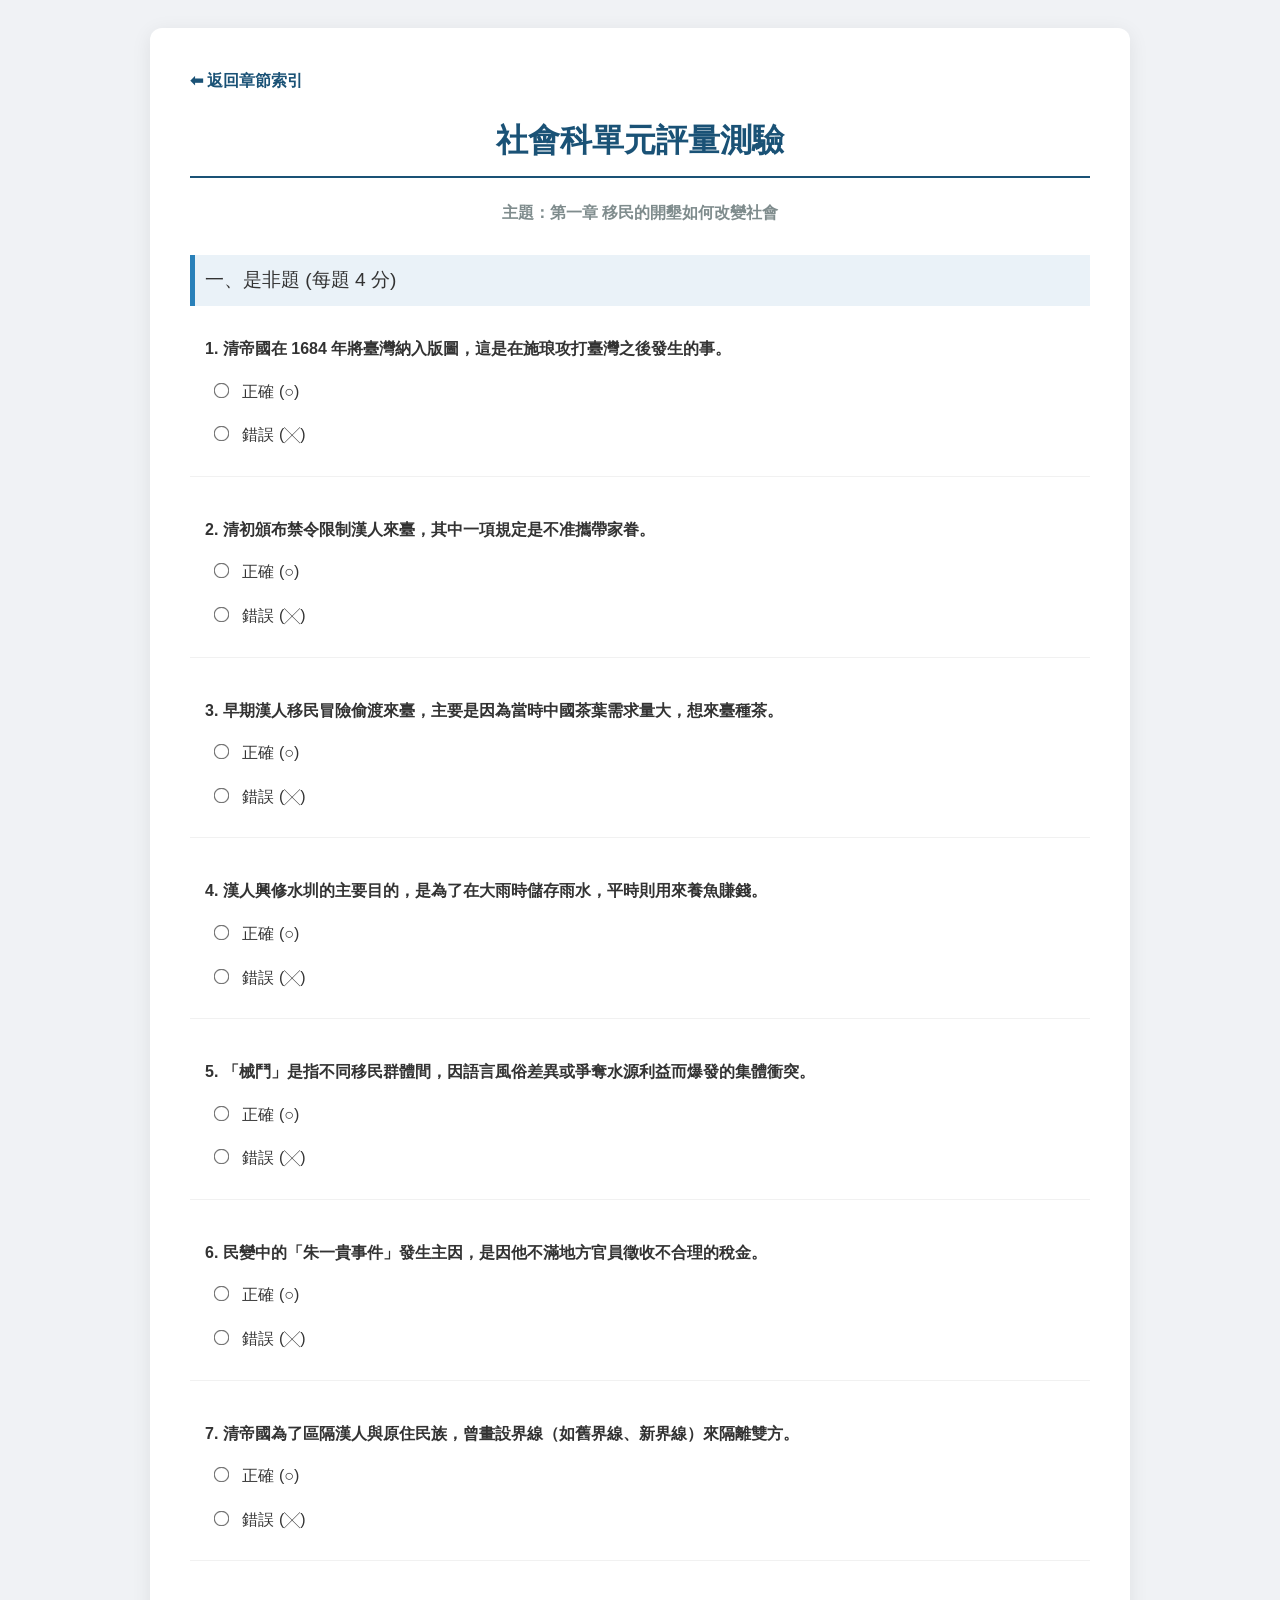
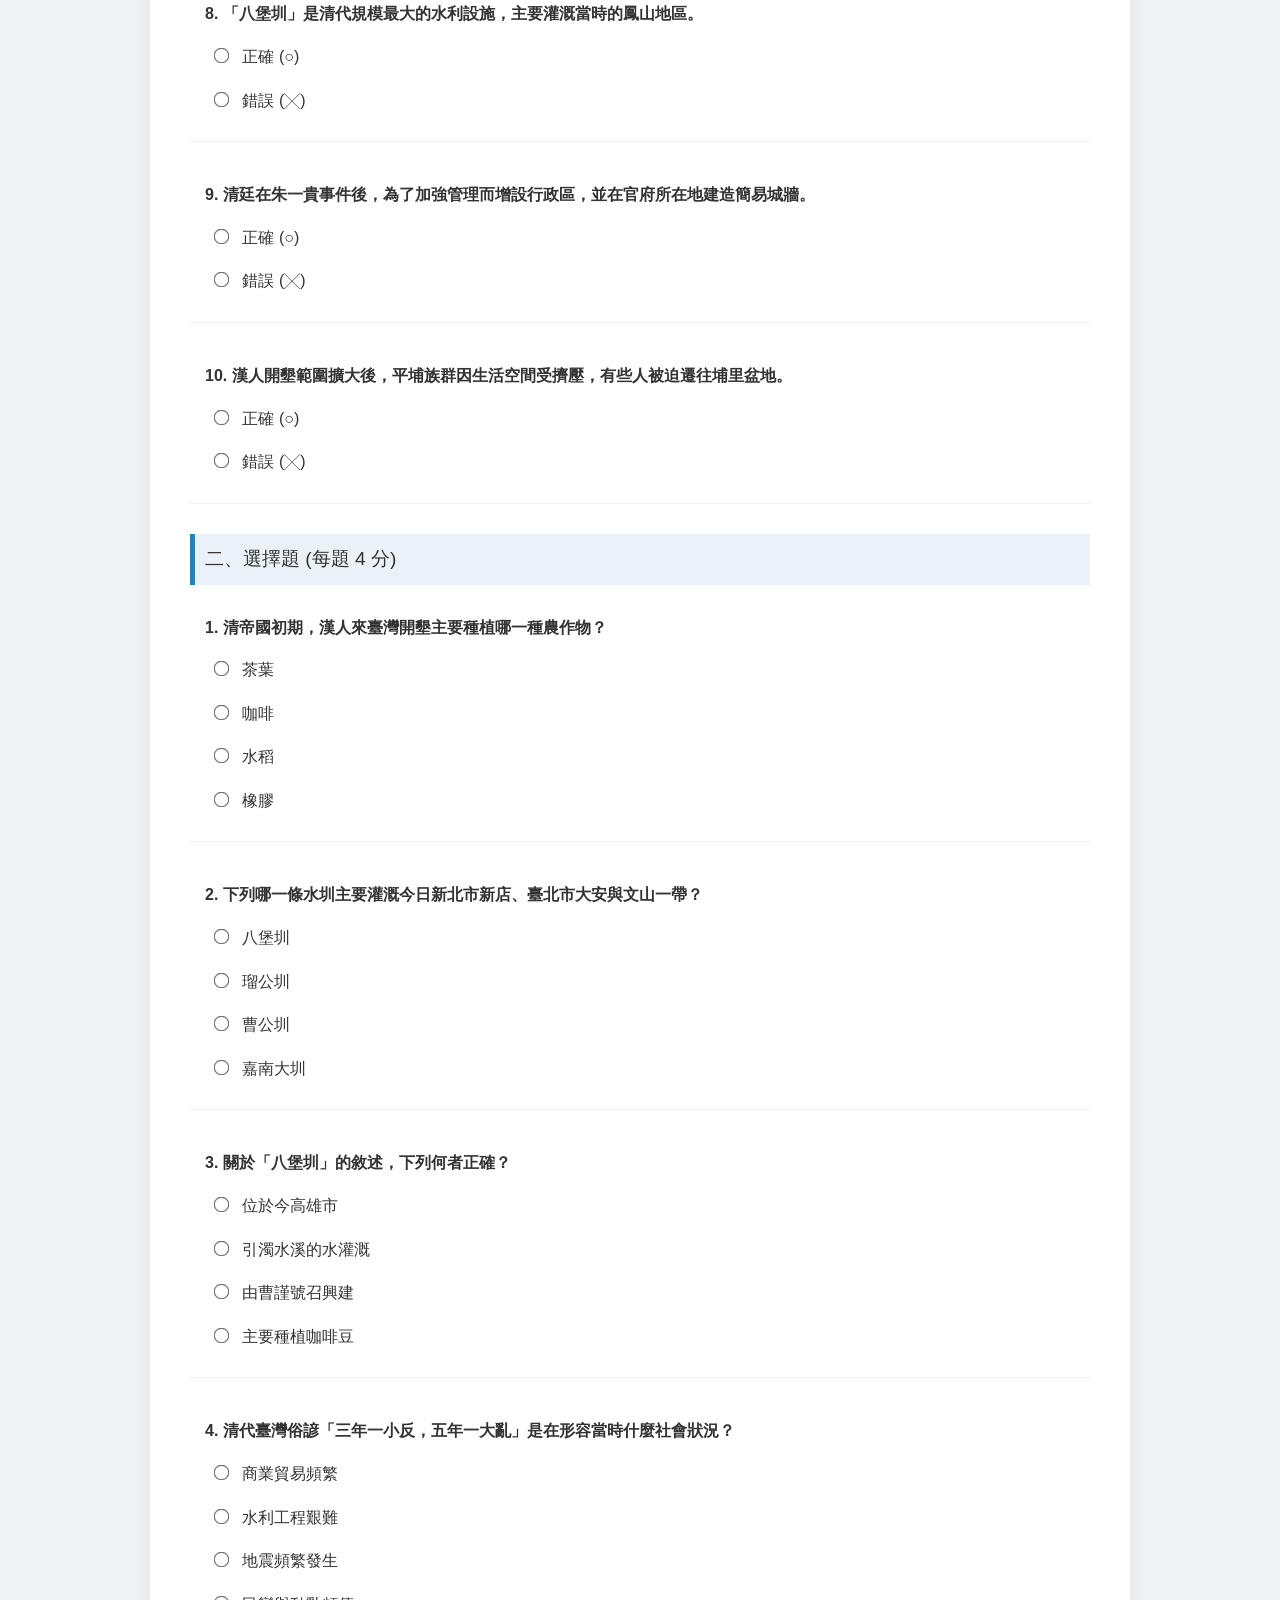
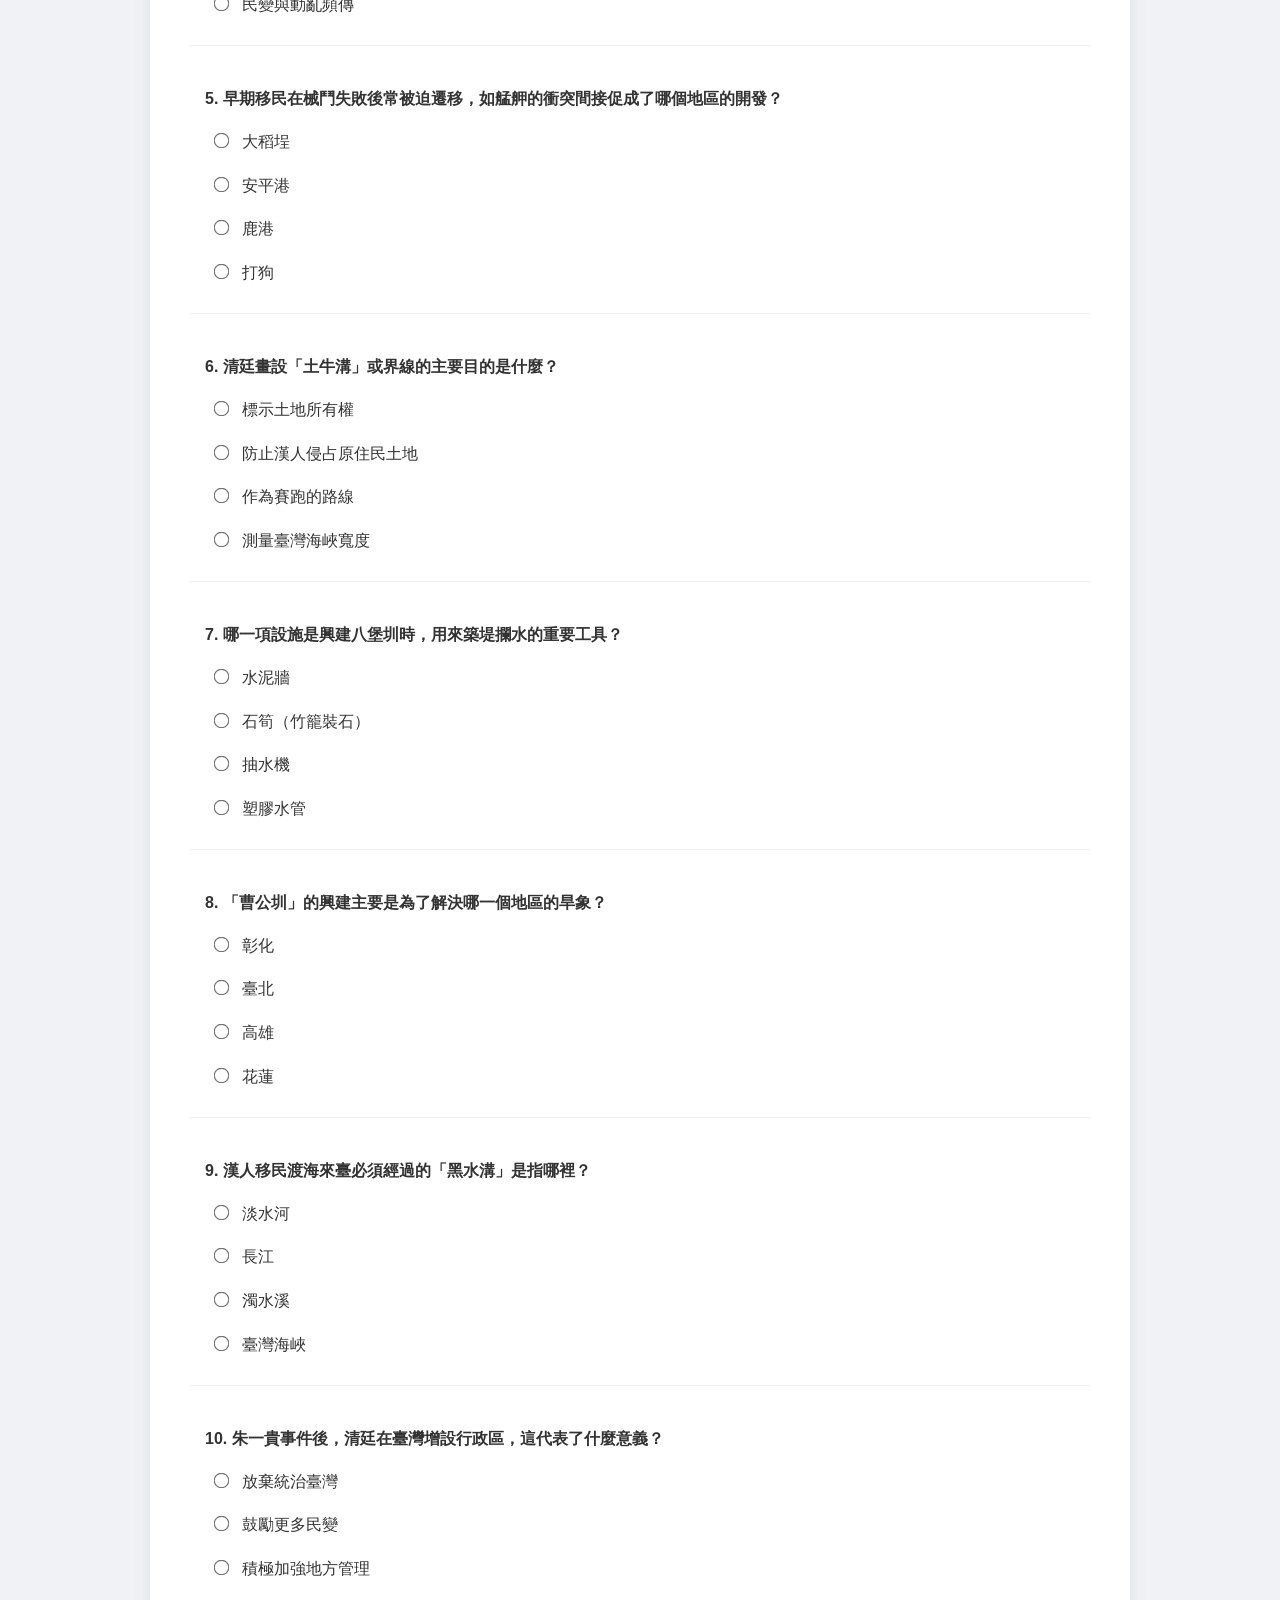
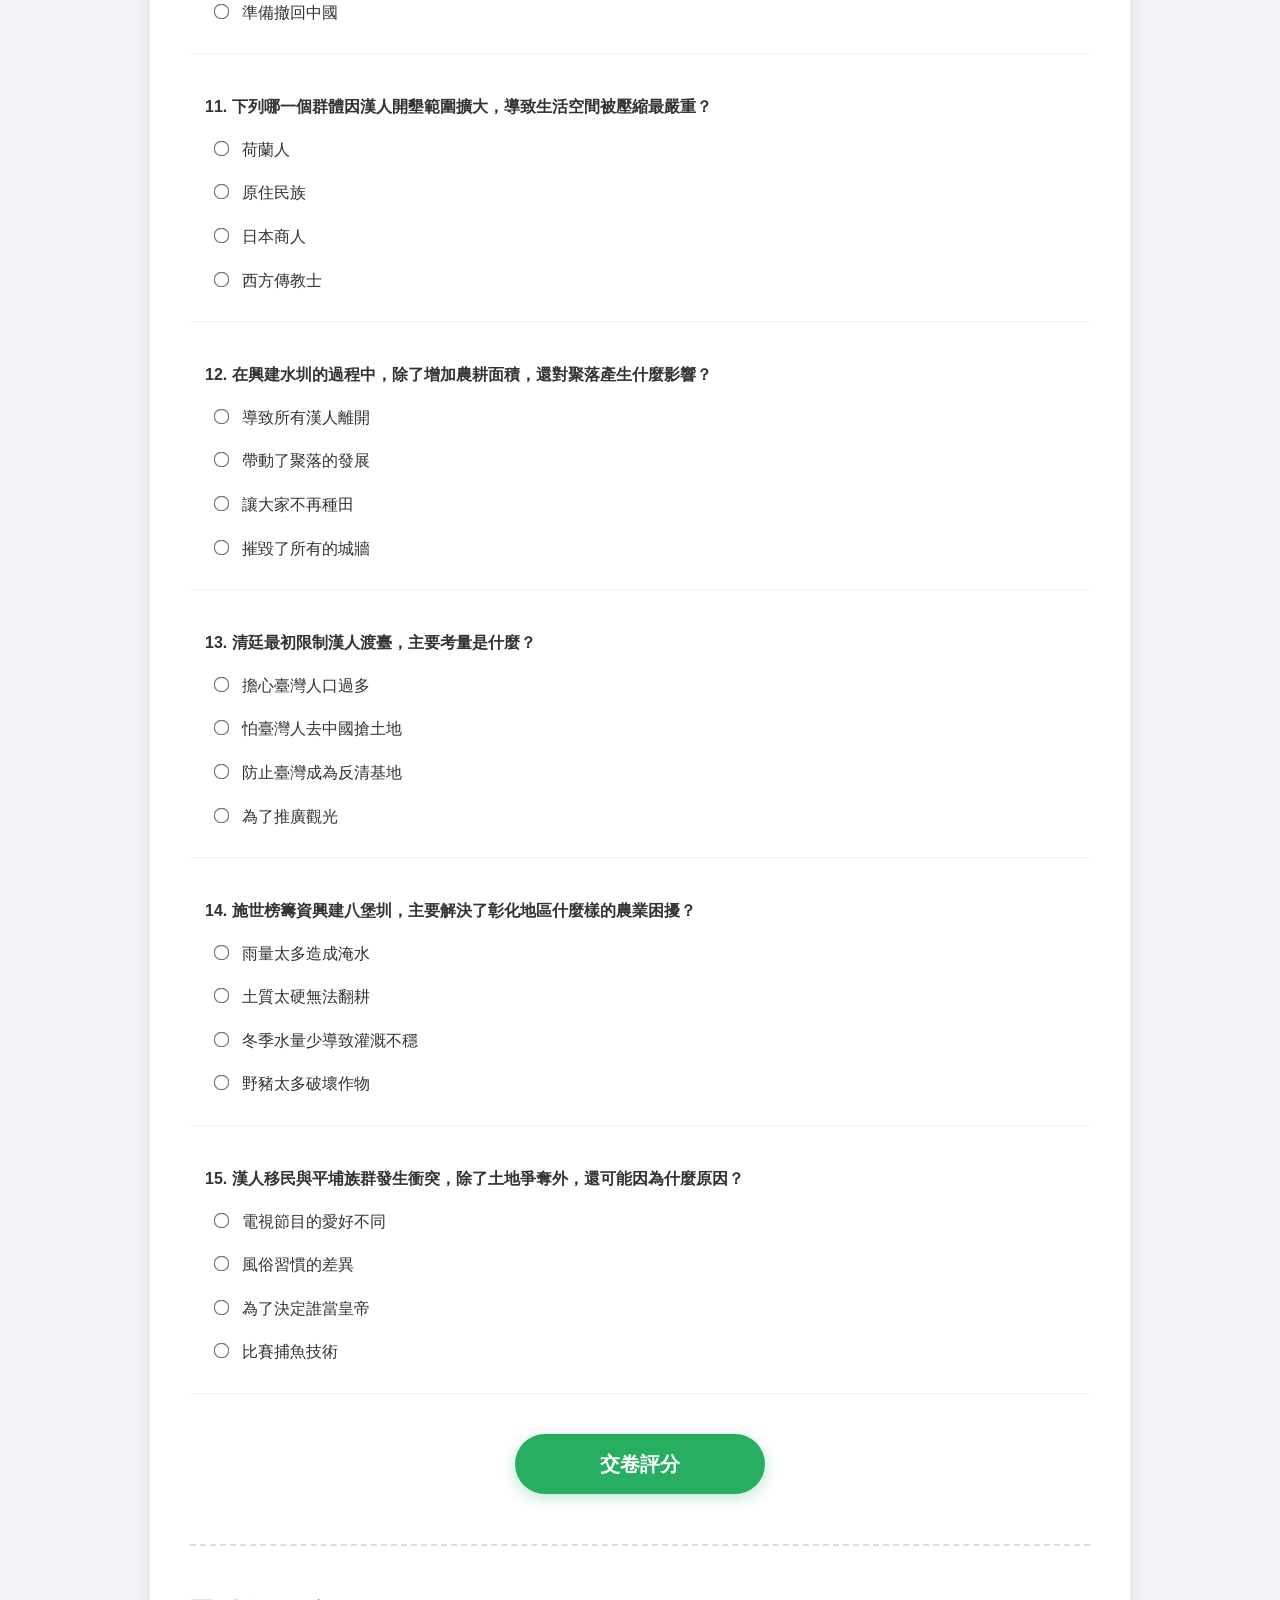
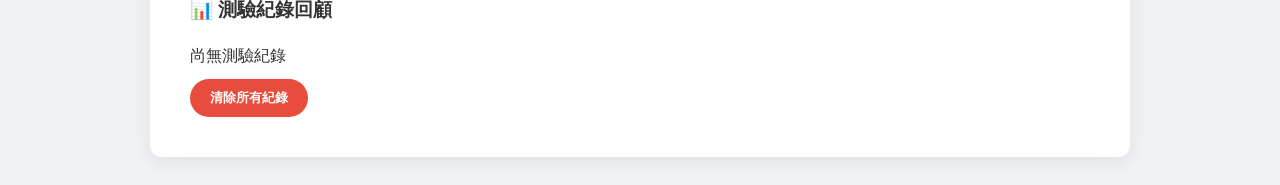
<file: society_unit2_1_quiz1.html>
<!DOCTYPE html>
<html lang="zh-Hant">
<head>
    <meta charset="UTF-8">
    <meta name="viewport" content="width=device-width, initial-scale=1.0">
    <title>五下社會：清帝國時期臺灣的發展 - 移民開墾篇</title>
    <style>
        body { font-family: "Microsoft JhengHei", "PingFang TC", sans-serif; background-color: #f0f2f5; color: #333; line-height: 1.6; padding: 20px; }
        .container { max-width: 900px; margin: auto; background: white; padding: 40px; border-radius: 12px; box-shadow: 0 4px 20px rgba(0,0,0,0.08); }
        h1 { text-align: center; color: #1a5276; border-bottom: 2px solid #1a5276; padding-bottom: 10px; }
        .quiz-info { text-align: center; margin-bottom: 30px; color: #7f8c8d; font-weight: bold; }
        .section-title { background: #eaf2f8; padding: 10px; border-left: 5px solid #2980b9; margin: 30px 0 15px 0; font-size: 1.2em; }
        .question-block { margin-bottom: 25px; padding: 15px; border-bottom: 1px solid #f1f1f1; transition: 0.3s; }
        .question-block:hover { background-color: #fafafa; }
        .question-title { font-weight: bold; margin-bottom: 12px; display: block; }
        .options label { display: block; margin: 8px 0; cursor: pointer; padding: 5px; border-radius: 4px; }
        .options label:hover { background-color: #e8f4fd; }
        input[type="radio"] { margin-right: 10px; transform: scale(1.2); }
        .submit-btn { display: block; width: 250px; height: 60px; margin: 40px auto; background-color: #27ae60; color: white; border: none; border-radius: 30px; font-size: 20px; font-weight: bold; cursor: pointer; box-shadow: 0 4px 15px rgba(39,174,96,0.3); }
        .submit-btn:hover { background-color: #219150; transform: translateY(-2px); }
        #result { display: none; margin-top: 30px; padding: 30px; border-radius: 12px; border: 2px solid #27ae60; background-color: #fafffb; }
        #scoreText { font-size: 32px; text-align: center; color: #27ae60; margin-bottom: 20px; }
        .wrong-item { background: #fff5f5; border-left: 6px solid #e74c3c; padding: 20px; margin-top: 15px; border-radius: 8px; }
        .correct-ans { color: #27ae60; font-weight: bold; margin: 5px 0; }
        .user-ans-wrong { color: #e74c3c; font-weight: bold; }
        .explanation { font-size: 0.95em; color: #555; background: #fff; padding: 10px; border-radius: 4px; margin-top: 10px; border: 1px dashed #ccc; }
        .back-link { display: block; margin-bottom: 20px; text-decoration: none; color: #1a5276; font-weight: bold; }
        .history-section { margin-top: 50px; padding-top: 30px; border-top: 2px dashed #ddd; }
        .history-item { background: #f8f9fa; padding: 15px; border-radius: 8px; margin-bottom: 12px; border: 1px solid #eee; }
        .history-item strong { color: #1a5276; }
        .clear-btn { background: #e74c3c; color: white; border: none; padding: 10px 20px; border-radius: 20px; cursor: pointer; font-weight: bold; margin-top: 10px; }
        .clear-btn:hover { background: #c0392b; }
    </style>
</head>
<body>

<div class="container">
    <a href="#" class="back-link">⬅ 返回章節索引</a>
    <h1>社會科單元評量測驗</h1>
    <p class="quiz-info">主題：第一章 移民的開墾如何改變社會</p>
    
    <form id="quizForm">
        <div class="section-title">一、是非題 (每題 4 分)</div>
        <div id="tfContainer"></div>
        
        <div class="section-title">二、選擇題 (每題 4 分)</div>
        <div id="mcContainer"></div>
        
        <button type="button" class="submit-btn" onclick="submitQuiz()">交卷評分</button>
    </form>

    <div id="result">
        <div id="scoreText"></div>
        <div id="reviewArea"></div>
    </div>

    <div class="history-section">
        <h3>📊 測驗紀錄回顧</h3>
        <div id="historyList">尚無測驗紀錄</div>
        <button class="clear-btn" onclick="clearHistory()">清除所有紀錄</button>
    </div>
</div>

<script>
    const STORAGE_KEY = 'society_ch1_quiz_results';

    const tfQuestions = [
        { q: "清帝國在 1684 年將臺灣納入版圖，這是在施琅攻打臺灣之後發生的事。", a: "T", ex: "1683年施琅結束鄭氏統治，隔年清廷正式將臺灣納入版圖。" },
        { q: "清初頒布禁令限制漢人來臺，其中一項規定是不准攜帶家眷。", a: "T", ex: "為了防止臺灣成為反清基地，清廷限制移民需經批准且不准帶家人。" },
        { q: "早期漢人移民冒險偷渡來臺，主要是因為當時中國茶葉需求量大，想來臺種茶。", a: "F", ex: "主要是因為閩粵人口多土地少、糧食不足，且中國對「稻米」有需求。" },
        { q: "漢人興修水圳的主要目的，是為了在大雨時儲存雨水，平時則用來養魚賺錢。", a: "F", ex: "興建水圳是為了取得穩定灌溉水源，增加水稻種植面積以賺取收益。" },
        { q: "「械鬥」是指不同移民群體間，因語言風俗差異或爭奪水源利益而爆發的集體衝突。", a: "T", ex: "械鬥常見於不同籍貫或群體間，會造成社會動盪及人口遷移。" },
        { q: "民變中的「朱一貴事件」發生主因，是因他不滿地方官員徵收不合理的稅金。", a: "T", ex: "朱一貴率眾反抗官府腐敗與壓迫，是清代著名的民變之一。" },
        { q: "清帝國為了區隔漢人與原住民族，曾畫設界線（如舊界線、新界線）來隔離雙方。", a: "T", ex: "目的是避免漢人侵犯山區原住民族，但漢人仍常越界開墾。" },
        { q: "「八堡圳」是清代規模最大的水利設施，主要灌溉當時的鳳山地區。", a: "F", ex: "八堡圳位於「彰化」地區；鳳山地區的主要水圳是曹公圳。" },
        { q: "清廷在朱一貴事件後，為了加強管理而增設行政區，並在官府所在地建造簡易城牆。", a: "T", ex: "事件後清廷意識到統治缺口，開始增設行政區並加強防禦防禦設施。" },
        { q: "漢人開墾範圍擴大後，平埔族群因生活空間受擠壓，有些人被迫遷往埔里盆地。", a: "T", ex: "漢人大量移入導致平埔族土地流失，迫使部分族群向內陸遷移。" }
    ];

    const mcQuestions = [
        { q: "清帝國初期，漢人來臺灣開墾主要種植哪一種農作物？", options: ["茶葉", "咖啡", "水稻", "橡膠"], a: 2, ex: "臺灣自然環境適合種植水稻，且當時中國對稻米有需求。" },
        { q: "下列哪一條水圳主要灌溉今日新北市新店、臺北市大安與文山一帶？", options: ["八堡圳", "瑠公圳", "曹公圳", "嘉南大圳"], a: 1, ex: "瑠公圳由郭錫瑠父子興建，供應臺北盆地的灌溉。" },
        { q: "關於「八堡圳」的敘述，下列何者正確？", options: ["位於今高雄市", "引濁水溪的水灌溉", "由曹謹號召興建", "主要種植咖啡豆"], a: 1, ex: "八堡圳位於彰化，由施世榜籌建，引濁水溪水灌溉八個堡。" },
        { q: "清代臺灣俗諺「三年一小反，五年一大亂」是在形容當時什麼社會狀況？", options: ["商業貿易頻繁", "水利工程艱難", "地震頻繁發生", "民變與動亂頻傳"], a: 3, ex: "這句話形容清代官府管理失當，導致群眾反抗事件（民變）層出不窮。" },
        { q: "早期移民在械鬥失敗後常被迫遷移，如艋舺的衝突間接促成了哪個地區的開發？", options: ["大稻埕", "安平港", "鹿港", "打狗"], a: 0, ex: "艋舺械鬥落敗群體遷往大稻埕，利用淡水河運發展貿易而使該地興盛。" },
        { q: "清廷畫設「土牛溝」或界線的主要目的是什麼？", options: ["標示土地所有權", "防止漢人侵占原住民土地", "作為賽跑的路線", "測量臺灣海峽寬度"], a: 1, ex: "畫設界線是為了隔離漢人與原住民族，避免發生衝突。" },
        { q: "哪一項設施是興建八堡圳時，用來築堤攔水的重要工具？", options: ["水泥牆", "石筍（竹籠裝石）", "抽水機", "塑膠水管"], a: 1, ex: "相傳受林先生指導，使用藤竹編成的「石筍」才順利攔水。" },
        { q: "「曹公圳」的興建主要是為了解決哪一個地區的旱象？", options: ["彰化", "臺北", "高雄", "花蓮"], a: 2, ex: "曹公圳位於今高雄地區（鳳山、大寮等），由地方官曹謹主持興修。" },
        { q: "漢人移民渡海來臺必須經過的「黑水溝」是指哪裡？", options: ["淡水河", "長江", "濁水溪", "臺灣海峽"], a: 3, ex: "臺灣海峽風浪險惡、水色深沉，被移民稱為黑水溝。" },
        { q: "朱一貴事件後，清廷在臺灣增設行政區，這代表了什麼意義？", options: ["放棄統治臺灣", "鼓勵更多民變", "積極加強地方管理", "準備撤回中國"], a: 2, ex: "透過增設行政區與修築簡易城牆，政府試圖強化對臺灣社會的控制。" },
        { q: "下列哪一個群體因漢人開墾範圍擴大，導致生活空間被壓縮最嚴重？", options: ["荷蘭人", "原住民族", "日本商人", "西方傳教士"], a: 1, ex: "隨著漢人開墾擴大，平埔族與山區原住民族的生活空間都日益縮小。" },
        { q: "在興建水圳的過程中，除了增加農耕面積，還對聚落產生什麼影響？", options: ["導致所有漢人離開", "帶動了聚落的發展", "讓大家不再種田", "摧毀了所有的城牆"], a: 1, ex: "穩定的水源讓農業發達，也促使人口聚集形成更具規模的聚落。" },
        { q: "清廷最初限制漢人渡臺，主要考量是什麼？", options: ["擔心臺灣人口過多", "怕臺灣人去中國搶土地", "防止臺灣成為反清基地", "為了推廣觀光"], a: 2, ex: "清廷擔憂臺灣再次成為反清勢力的溫床，因此實施嚴格的渡臺禁令。" },
        { q: "施世榜籌資興建八堡圳，主要解決了彰化地區什麼樣的農業困擾？", options: ["雨量太多造成淹水", "土質太硬無法翻耕", "冬季水量少導致灌溉不穩", "野豬太多破壞作物"], a: 2, ex: "當地河流受降雨影響，枯水期水源不穩，需水圳穩定引水。" },
        { q: "漢人移民與平埔族群發生衝突，除了土地爭奪外，還可能因為什麼原因？", options: ["電視節目的愛好不同", "風俗習慣的差異", "為了決定誰當皇帝", "比賽捕魚技術"], a: 1, ex: "語言、習慣與風俗的巨大差異，常是移民與原住民發生衝突的原因。" }
    ];

    function init() {
        const tfArea = document.getElementById('tfContainer');
        tfQuestions.forEach((q, i) => {
            tfArea.innerHTML += `
                <div class="question-block">
                    <span class="question-title">${i + 1}. ${q.q}</span>
                    <div class="options">
                        <label><input type="radio" name="tf${i}" value="T"> 正確 (○)</label>
                        <label><input type="radio" name="tf${i}" value="F"> 錯誤 (╳)</label>
                    </div>
                </div>`;
        });

        const mcArea = document.getElementById('mcContainer');
        mcQuestions.forEach((q, i) => {
            let opts = q.options.map((opt, idx) => `
                <label><input type="radio" name="mc${i}" value="${idx}"> ${opt}</label>
            `).join('');
            mcArea.innerHTML += `
                <div class="question-block">
                    <span class="question-title">${i + 1}. ${q.q}</span>
                    <div class="options">${opts}</div>
                </div>`;
        });
    }

    function submitQuiz() {
        let totalScore = 0;
        let reviewHtml = '<h2>錯題回顧與解析</h2>';
        let wrongCount = 0;
        let mistakes = [];

        tfQuestions.forEach((item, i) => {
            const selected = document.querySelector(`input[name="tf${i}"]:checked`);
            const userAns = selected ? selected.value : null;
            if (userAns === item.a) {
                totalScore += 4;
            } else {
                wrongCount++;
                const userDisplay = userAns === "T" ? "○" : (userAns === "F" ? "╳" : "未答");
                const correctDisplay = item.a === "T" ? "○" : "╳";
                reviewHtml += createReviewItem(i+1, "是非題", item.q, userDisplay, correctDisplay, item.ex);
                mistakes.push({ question: item.q, user: userDisplay, correct: correctDisplay });
            }
        });

        mcQuestions.forEach((item, i) => {
            const selected = document.querySelector(`input[name="mc${i}"]:checked`);
            const userAns = selected ? parseInt(selected.value) : null;
            if (userAns === item.a) {
                totalScore += 4;
            } else {
                wrongCount++;
                const userDisplay = userAns === null ? "未答" : item.options[userAns];
                const correctDisplay = item.options[item.a];
                reviewHtml += createReviewItem(i+1, "選擇題", item.q, userDisplay, correctDisplay, item.ex);
                mistakes.push({ question: item.q, user: userDisplay, correct: correctDisplay });
            }
        });

        const history = JSON.parse(localStorage.getItem(STORAGE_KEY)) || [];
        history.push({
            date: new Date().toLocaleString(),
            score: totalScore,
            total: 100,
            mistakes: mistakes
        });
        localStorage.setItem(STORAGE_KEY, JSON.stringify(history));

        document.getElementById('scoreText').innerHTML = `您的總分：${totalScore} / 100`;
        document.getElementById('reviewArea').innerHTML = wrongCount > 0 ? reviewHtml : '<p style="color:green; text-align:center; font-size:1.5em;">太棒了！你對開墾時期的歷史瞭若指掌！</p>';
        document.getElementById('result').style.display = 'block';
        displayHistory();
        window.scrollTo({ top: document.getElementById('result').offsetTop, behavior: 'smooth' });
    }

    function displayHistory() {
        const history = JSON.parse(localStorage.getItem(STORAGE_KEY)) || [];
        const historyList = document.getElementById('historyList');
        if (history.length === 0) {
            historyList.innerHTML = "尚無測驗紀錄";
            return;
        }
        historyList.innerHTML = history.slice().reverse().map((item, idx) => `
            <div class="history-item">
                <strong>第 ${history.length - idx} 次測驗 - ${item.date}</strong><br>
                得分：<span style="color: #27ae60; font-weight: bold;">${item.score} / ${item.total}</span>
                <details style="margin-top: 10px;">
                    <summary style="cursor: pointer; color: #1a5276;">查看詳情</summary>
                    <div style="margin-top: 10px; font-size: 0.9em; border-top: 1px solid #eee; padding-top: 10px;">
                        ${item.mistakes.length > 0 ? item.mistakes.map(m => `
                            <p style="margin-bottom: 8px;">
                                <strong>問：</strong>${m.question}<br>
                                <span style="color: #e74c3c;">答：${m.user}</span> | <span style="color: #27ae60;">正：${m.correct}</span>
                            </p>
                        `).join('') : "全部正確！"}
                    </div>
                </details>
            </div>
        `).join('');
    }

    function clearHistory() {
        if (confirm("確定要清除所有測驗紀錄嗎？")) {
            localStorage.removeItem(STORAGE_KEY);
            displayHistory();
        }
    }

    function createReviewItem(no, type, q, user, correct, ex) {
        return `
            <div class="wrong-item">
                <strong>[${type} 第 ${no} 題]</strong> ${q}
                <div class="user-ans-wrong">您的回答：${user}</div>
                <div class="correct-ans">正確答案：${correct}</div>
                <div class="explanation">💡 學習點：${ex}</div>
            </div>`;
    }

    window.onload = function() {
        init();
        displayHistory();
    };
</script>

</body>
</html>
</file>
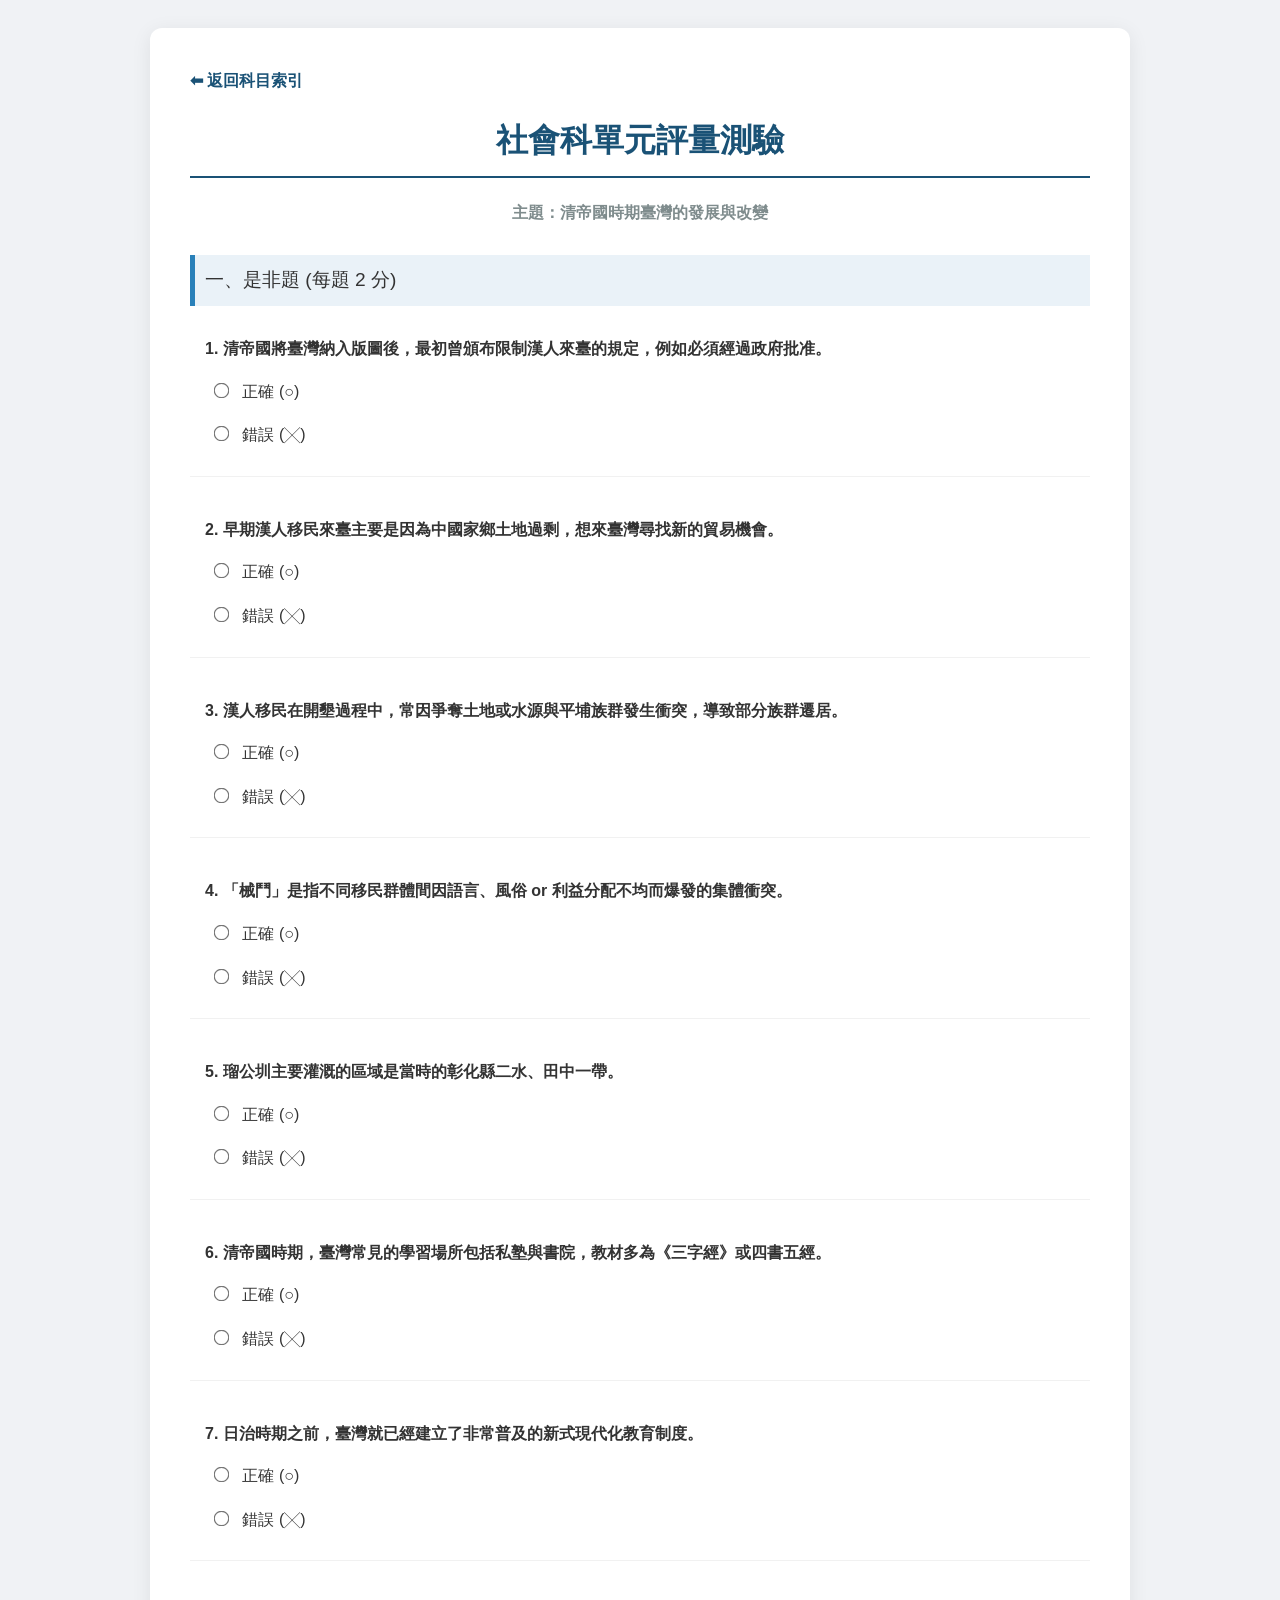
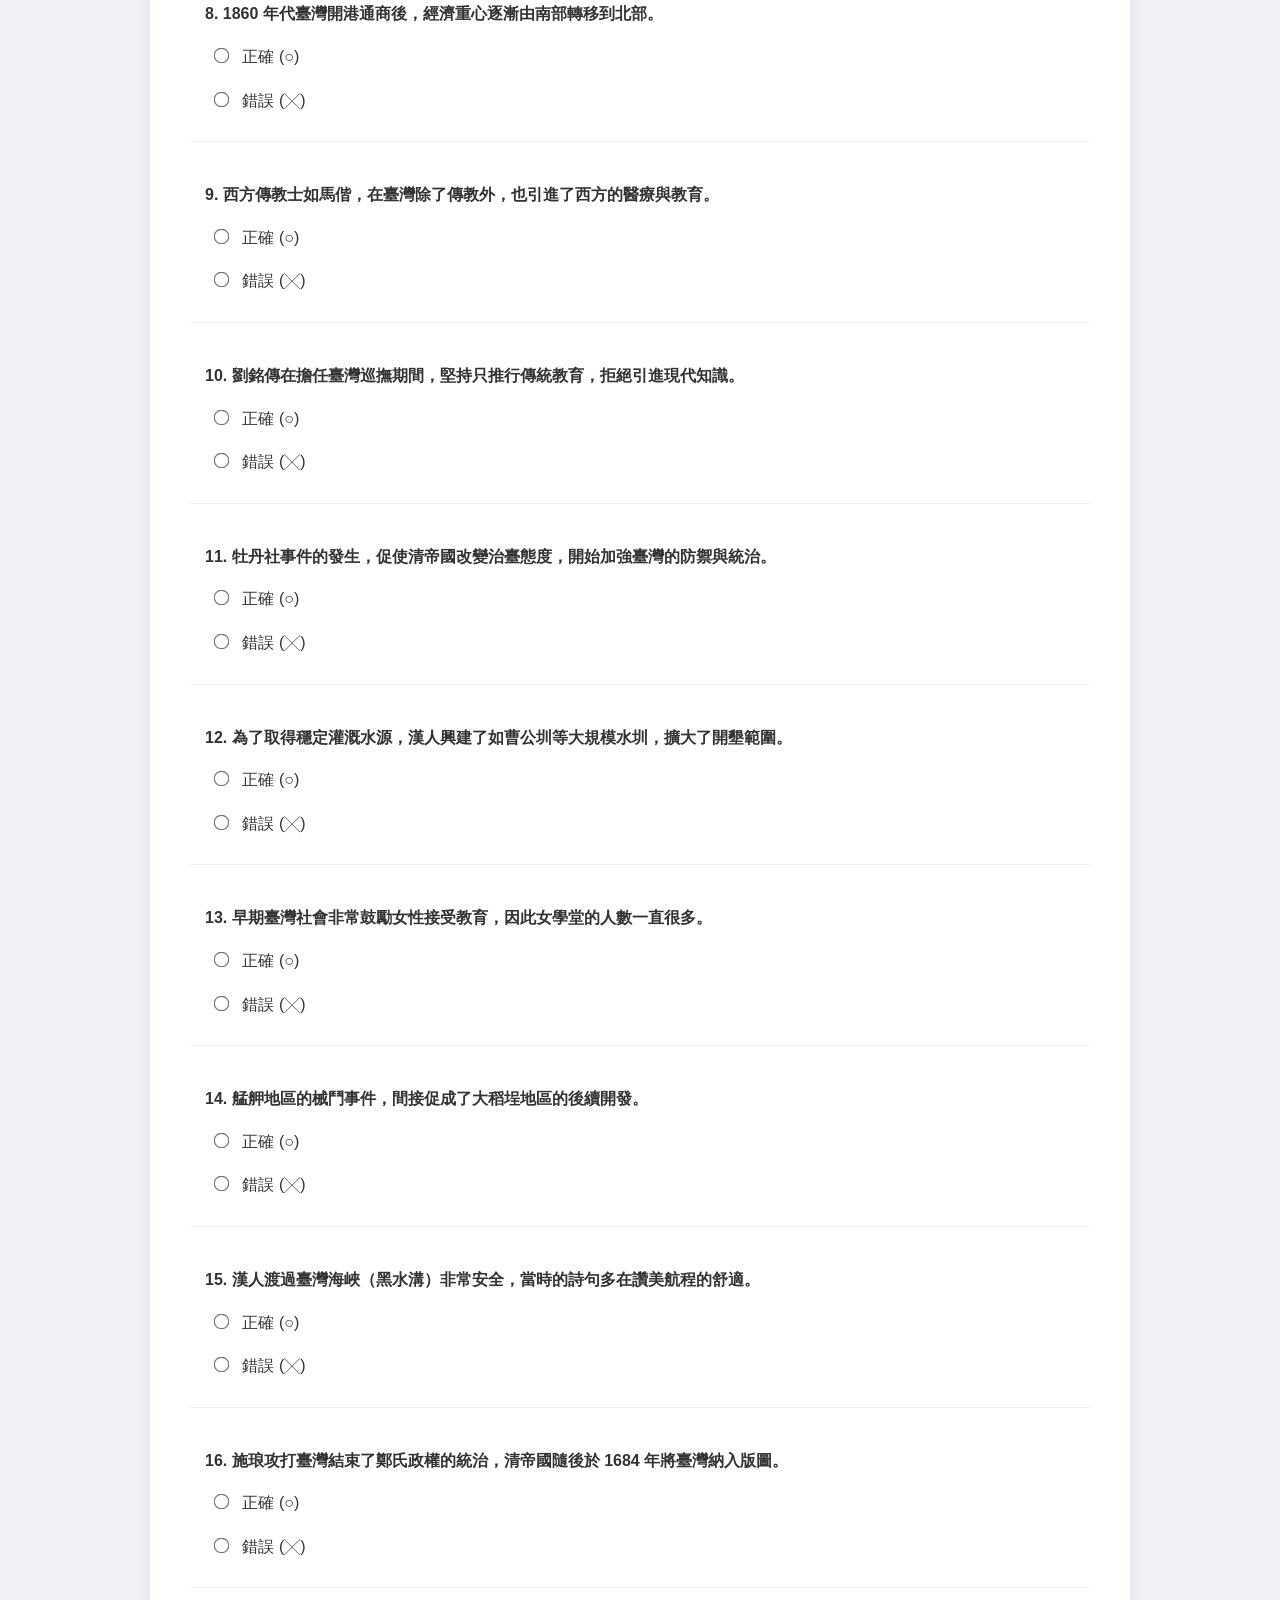
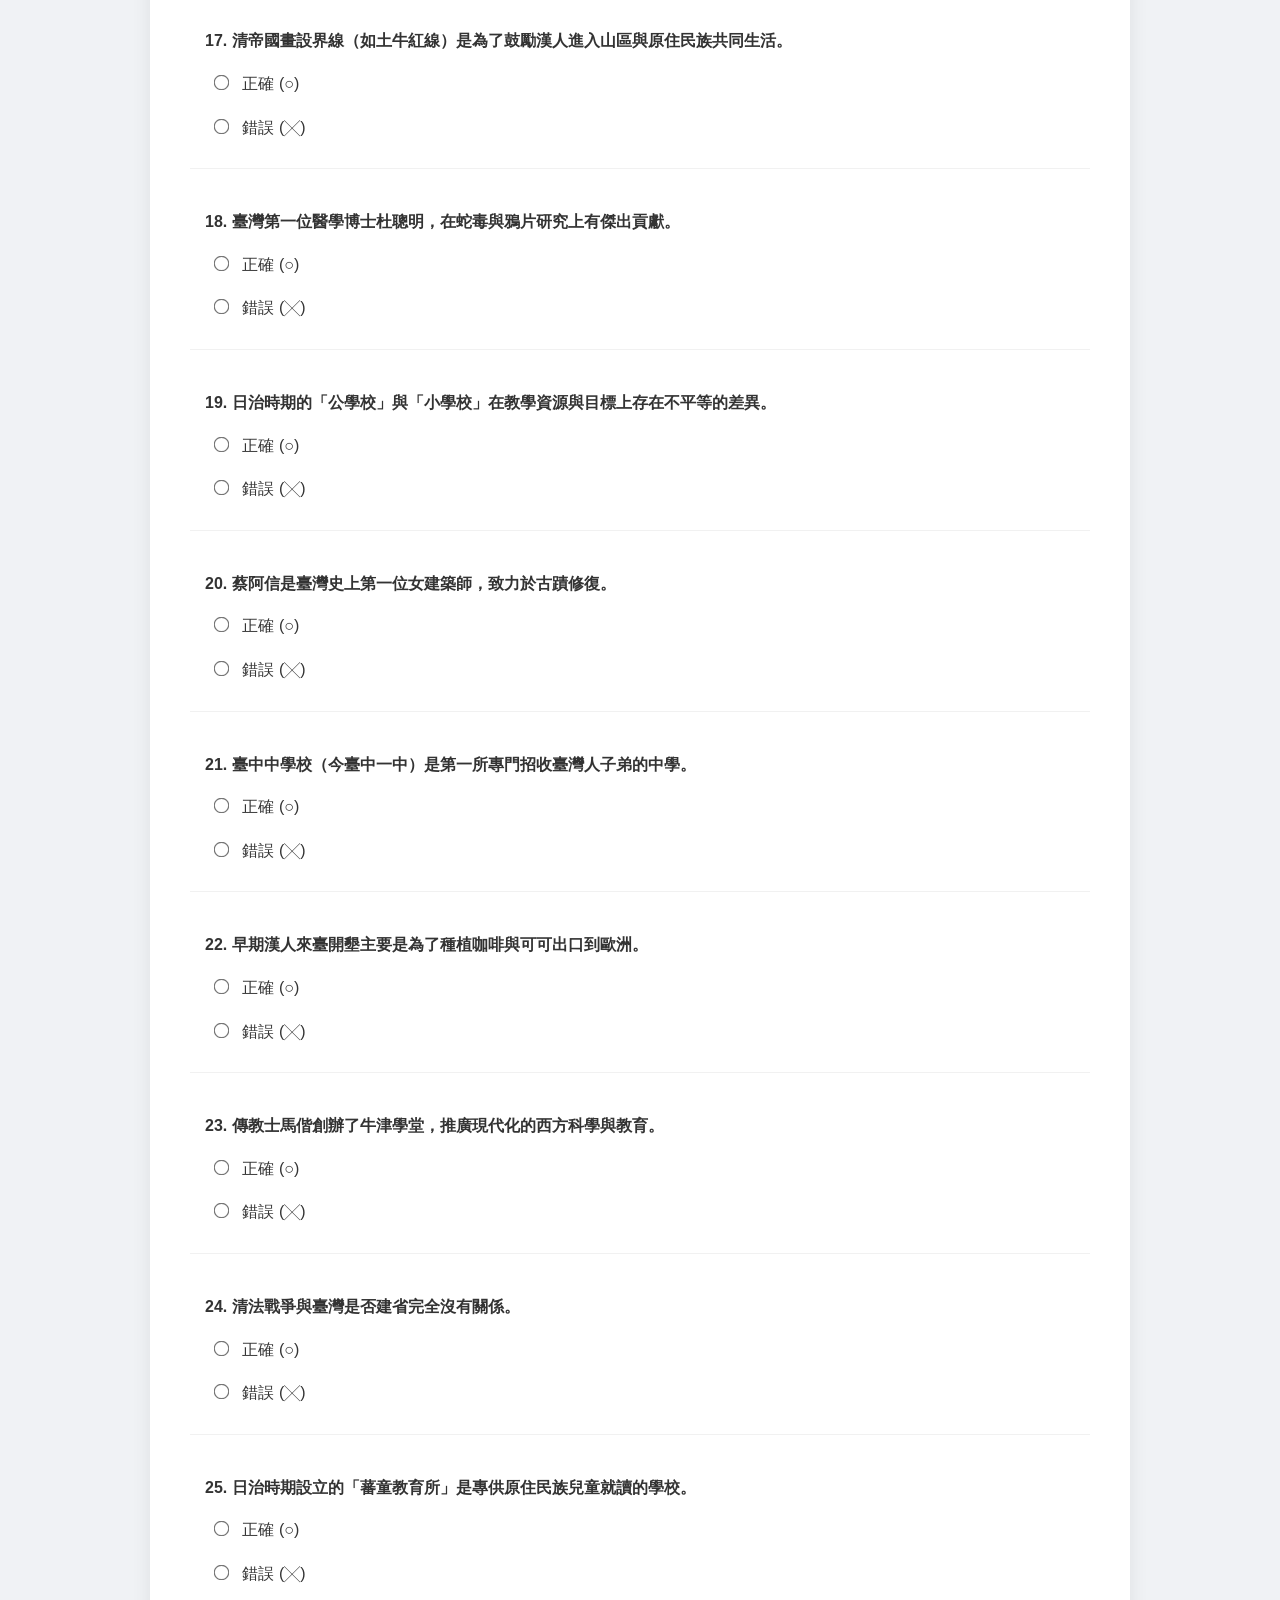
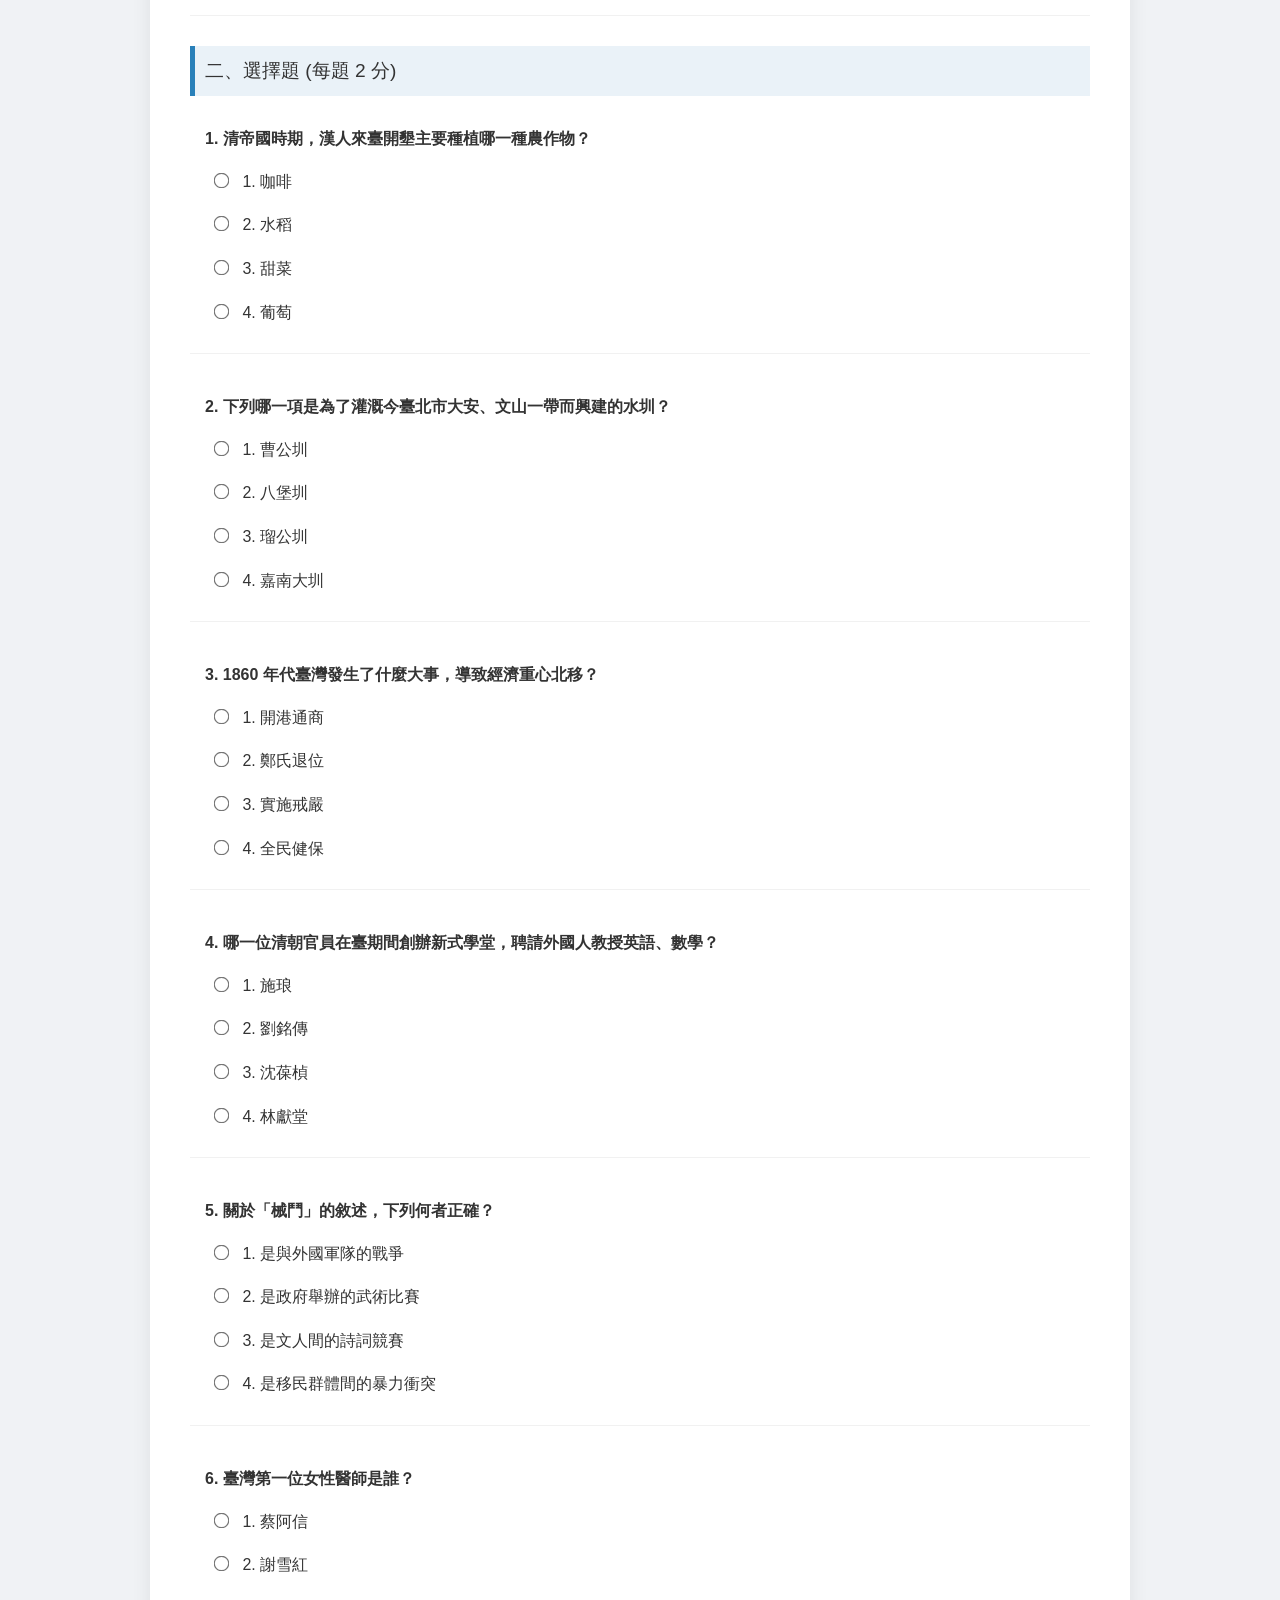
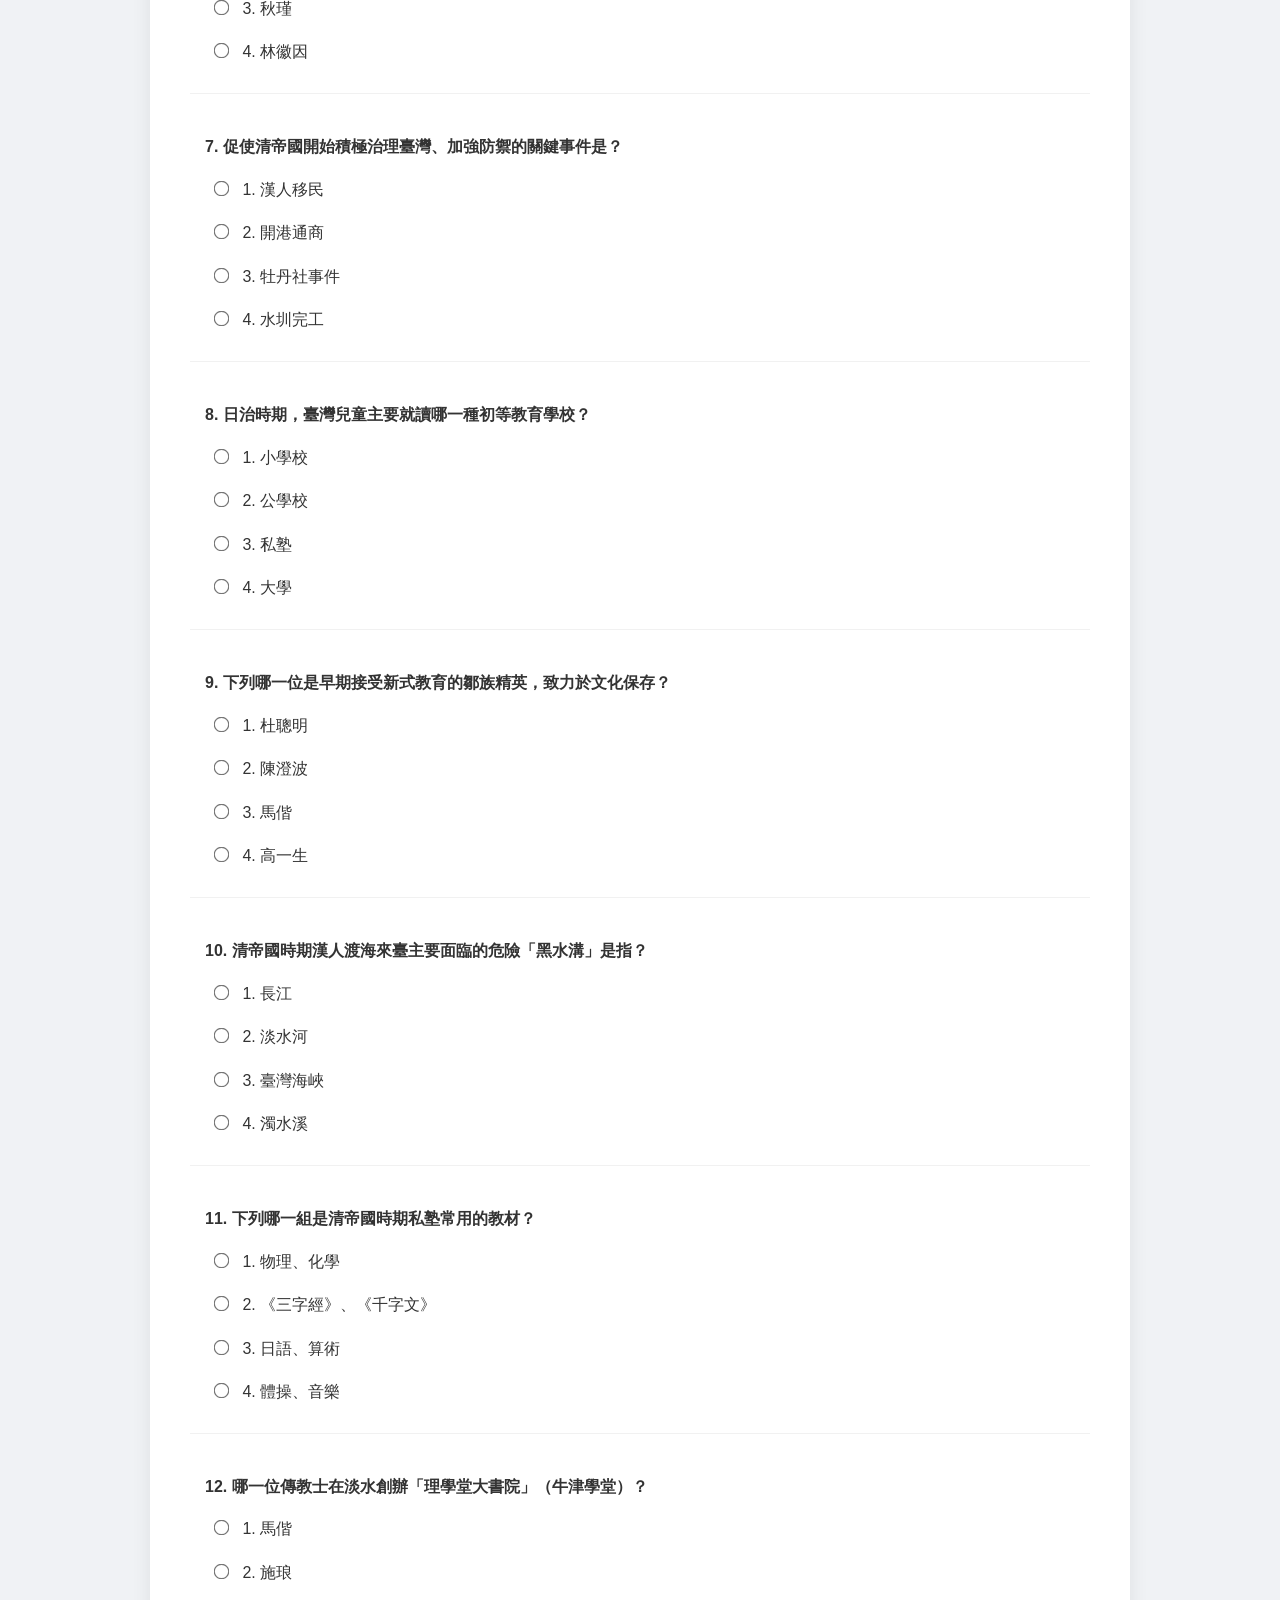
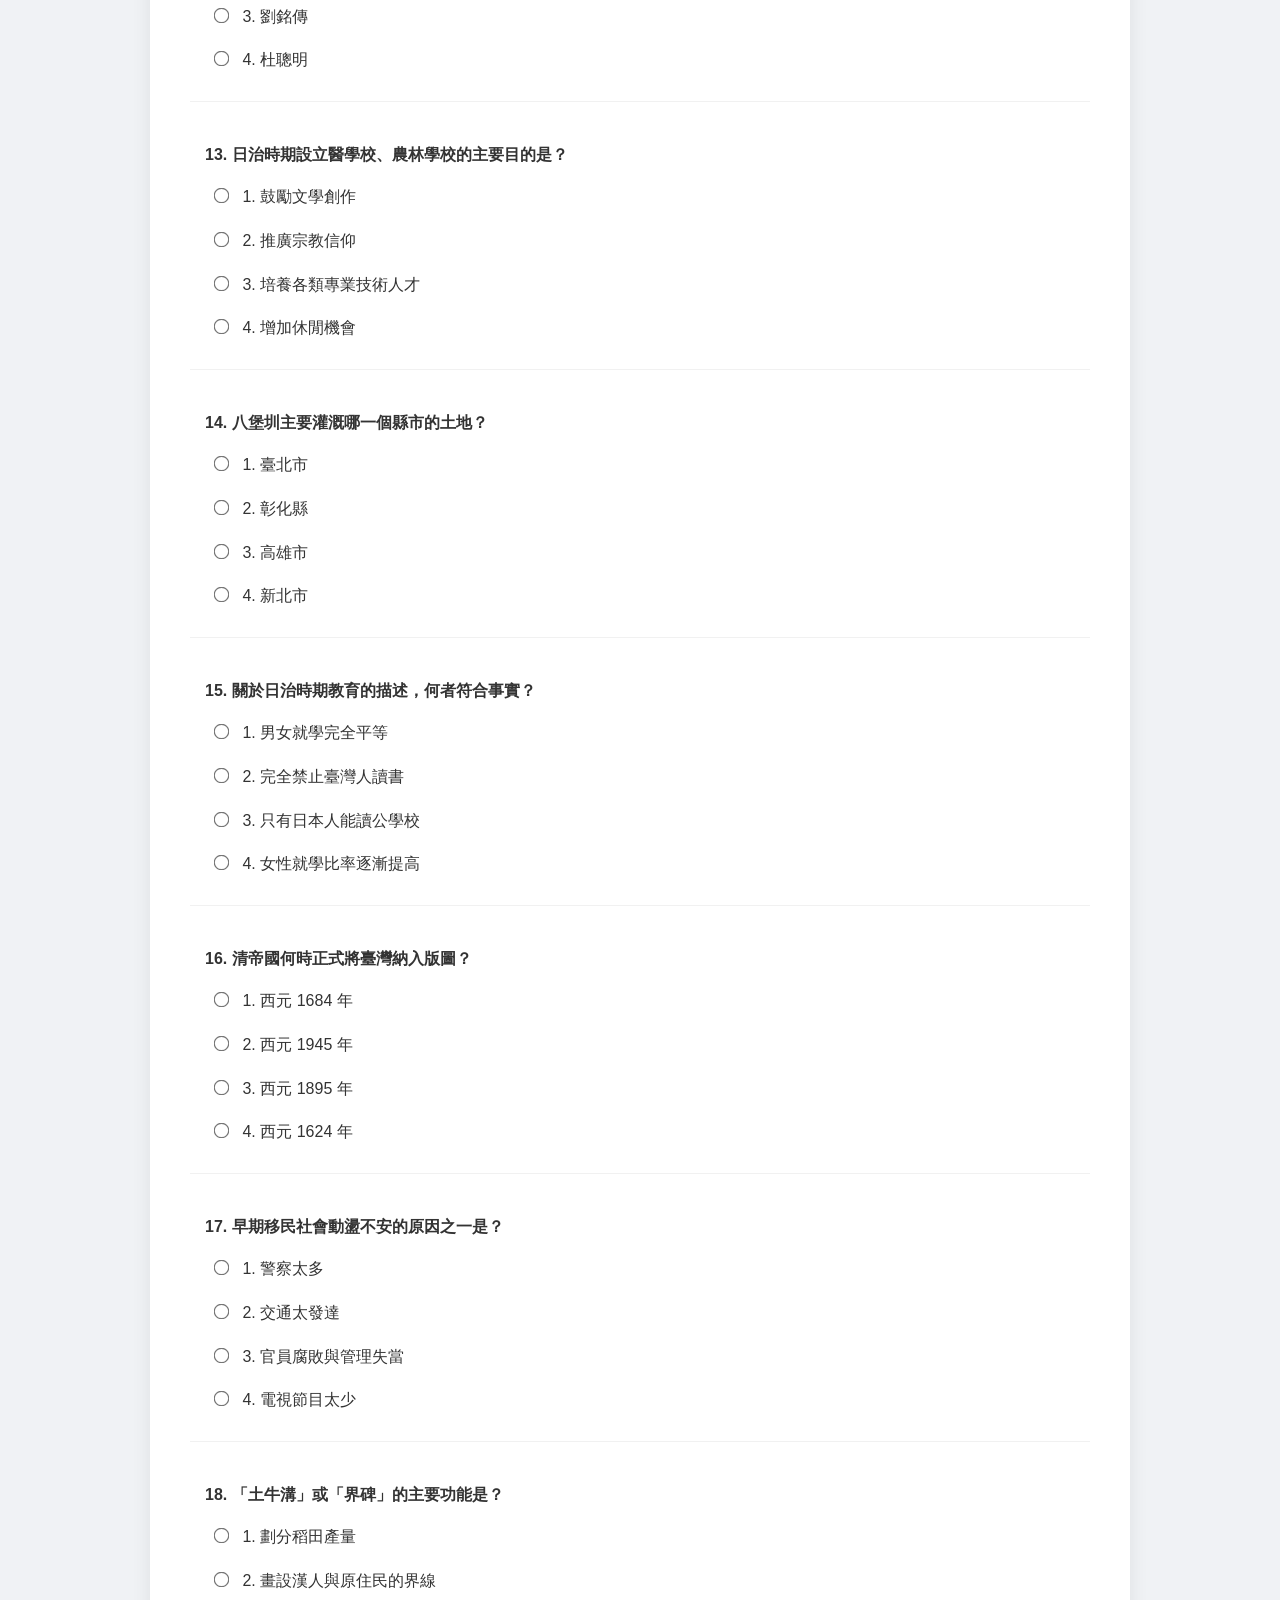
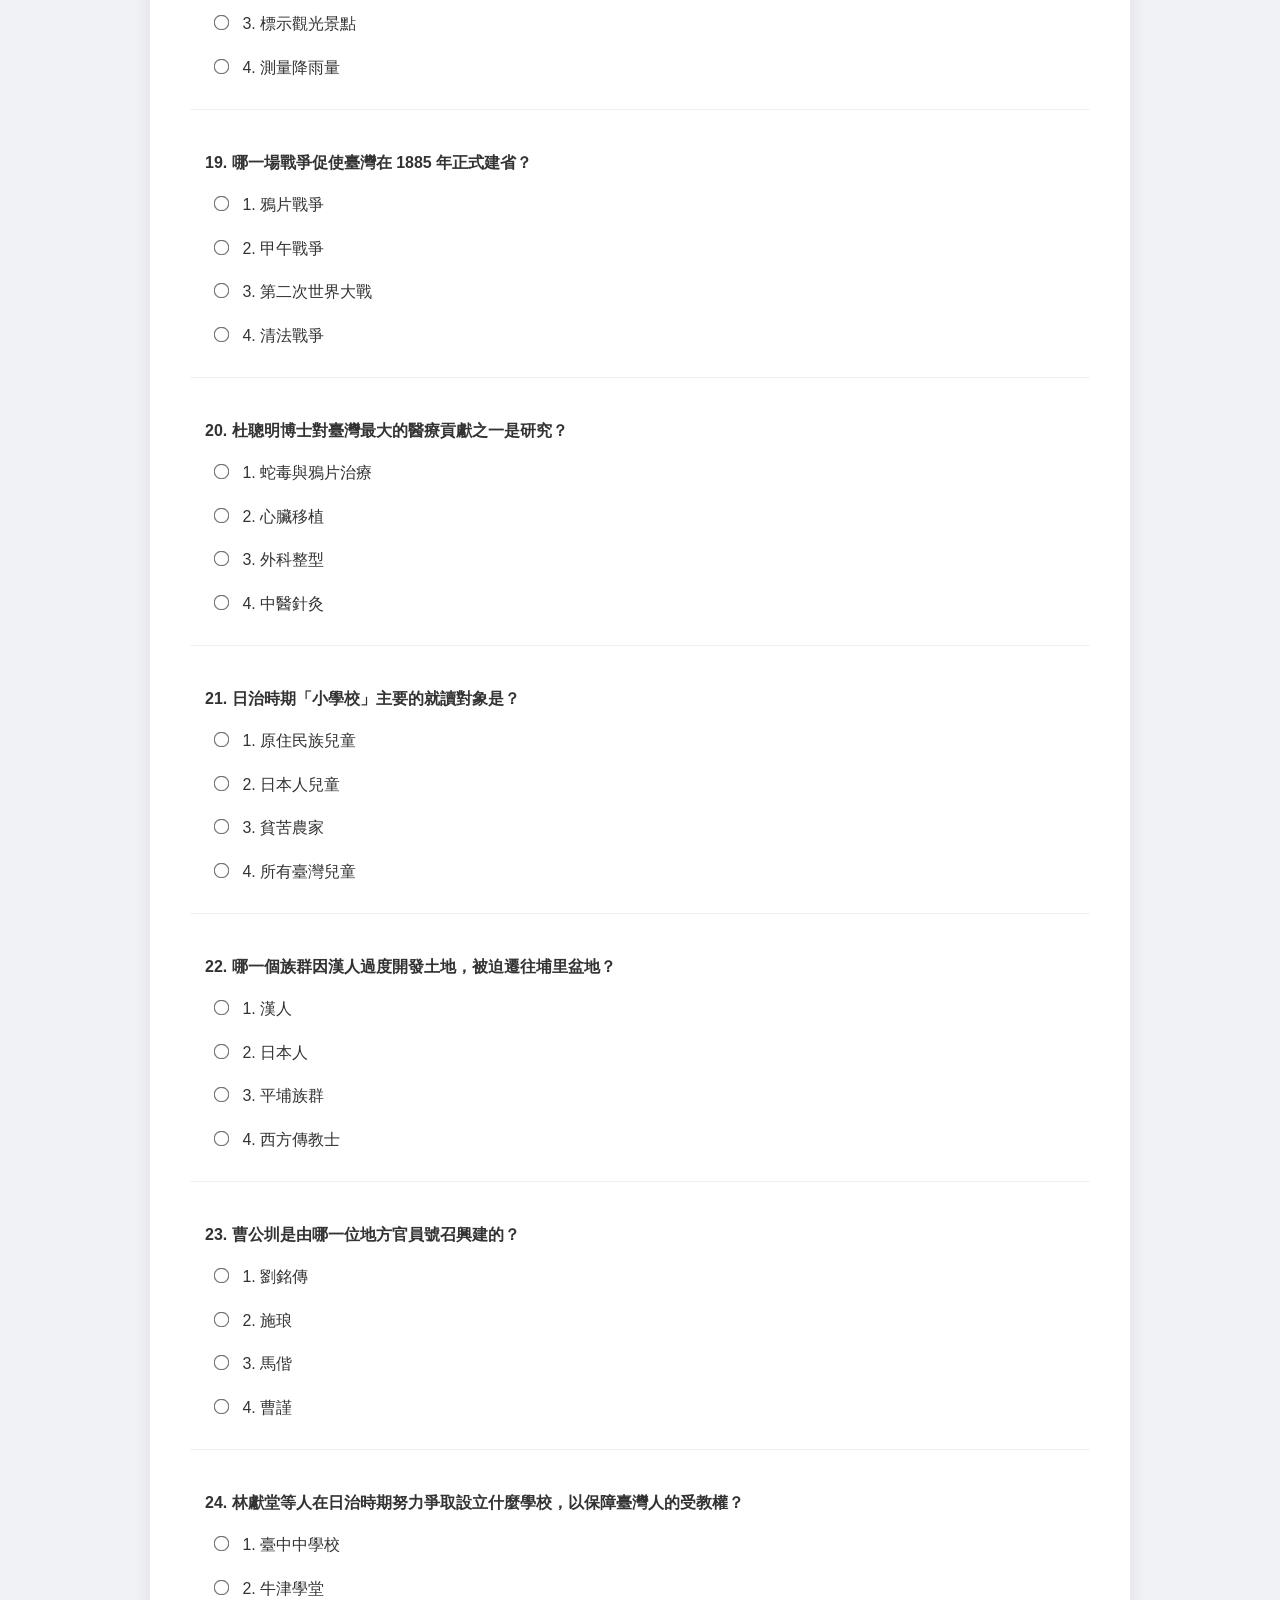
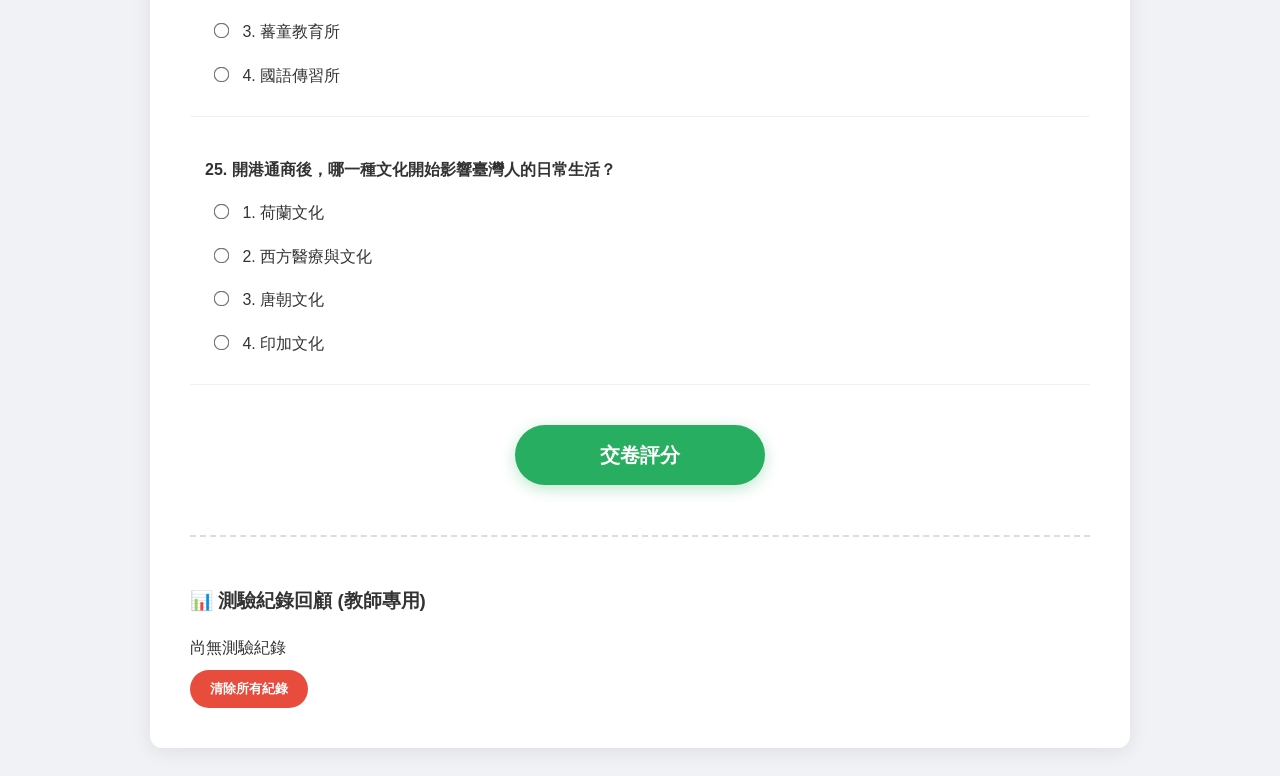
<file: society_unit2_quiz1.html>
<!DOCTYPE html>
<html lang="zh-Hant">
<head>
    <meta charset="UTF-8">
    <meta name="viewport" content="width=device-width, initial-scale=1.0">
    <title>五下社會：清帝國時期臺灣的發展與改變 - 全單元測驗</title>
    <style>
        body { font-family: "Microsoft JhengHei", "PingFang TC", sans-serif; background-color: #f0f2f5; color: #333; line-height: 1.6; padding: 20px; }
        .container { max-width: 900px; margin: auto; background: white; padding: 40px; border-radius: 12px; box-shadow: 0 4px 20px rgba(0,0,0,0.08); }
        h1 { text-align: center; color: #1a5276; border-bottom: 2px solid #1a5276; padding-bottom: 10px; }
        .quiz-info { text-align: center; margin-bottom: 30px; color: #7f8c8d; font-weight: bold; }
        .section-title { background: #eaf2f8; padding: 10px; border-left: 5px solid #2980b9; margin: 30px 0 15px 0; font-size: 1.2em; }
        .question-block { margin-bottom: 25px; padding: 15px; border-bottom: 1px solid #f1f1f1; transition: 0.3s; }
        .question-block:hover { background-color: #fafafa; }
        .question-title { font-weight: bold; margin-bottom: 12px; display: block; }
        .options label { display: block; margin: 8px 0; cursor: pointer; padding: 5px; border-radius: 4px; }
        .options label:hover { background-color: #e8f4fd; }
        input[type="radio"] { margin-right: 10px; transform: scale(1.2); }
        .submit-btn { display: block; width: 250px; height: 60px; margin: 40px auto; background-color: #27ae60; color: white; border: none; border-radius: 30px; font-size: 20px; font-weight: bold; cursor: pointer; box-shadow: 0 4px 15px rgba(39,174,96,0.3); }
        .submit-btn:hover { background-color: #219150; transform: translateY(-2px); }
        #result { display: none; margin-top: 30px; padding: 30px; border-radius: 12px; border: 2px solid #27ae60; background-color: #fafffb; }
        #scoreText { font-size: 32px; text-align: center; color: #27ae60; margin-bottom: 20px; }
        .wrong-item { background: #fff5f5; border-left: 6px solid #e74c3c; padding: 20px; margin-top: 15px; border-radius: 8px; }
        .correct-ans { color: #27ae60; font-weight: bold; margin: 5px 0; }
        .user-ans-wrong { color: #e74c3c; font-weight: bold; }
        .explanation { font-size: 0.95em; color: #555; background: #fff; padding: 10px; border-radius: 4px; margin-top: 10px; border: 1px dashed #ccc; }
        .back-link { display: block; margin-bottom: 20px; text-decoration: none; color: #1a5276; font-weight: bold; }

        /* History Section Styles */
        .history-section { margin-top: 50px; padding-top: 30px; border-top: 2px dashed #ddd; }
        .history-item { background: #f8f9fa; padding: 15px; border-radius: 8px; margin-bottom: 12px; border: 1px solid #eee; }
        .history-item strong { color: #1a5276; }
        .clear-btn { background: #e74c3c; color: white; border: none; padding: 10px 20px; border-radius: 20px; cursor: pointer; font-weight: bold; margin-top: 10px; }
        .clear-btn:hover { background: #c0392b; }
    </style>
</head>
<body>

<div class="container">
    <a href="society.html" class="back-link">⬅ 返回科目索引</a>
    <h1>社會科單元評量測驗</h1>
    <p class="quiz-info">主題：清帝國時期臺灣的發展與改變</p>
    
    <form id="quizForm">
        <div class="section-title">一、是非題 (每題 2 分)</div>
        <div id="tfContainer"></div>
        
        <div class="section-title">二、選擇題 (每題 2 分)</div>
        <div id="mcContainer"></div>
        
        <button type="button" class="submit-btn" onclick="submitQuiz()">交卷評分</button>
    </form>

    <div id="result">
        <div id="scoreText"></div>
        <div id="reviewArea"></div>
    </div>

    <div class="history-section">
        <h3>📊 測驗紀錄回顧 (教師專用)</h3>
        <div id="historyList">尚無測驗紀錄</div>
        <button class="clear-btn" onclick="clearHistory()">清除所有紀錄</button>
    </div>
</div>

<script>
    const STORAGE_KEY = 'society_unit2_quiz1_results';

    const tfQuestions = [
        { q: "清帝國將臺灣納入版圖後，最初曾頒布限制漢人來臺的規定，例如必須經過政府批准。", a: "T", ex: "清初實施渡臺禁令，限制移民需領有執照，且不許攜帶家眷。" },
        { q: "早期漢人移民來臺主要是因為中國家鄉土地過剩，想來臺灣尋找新的貿易機會。", a: "F", ex: "主要是因為福建、廣東人口過剩、土地不足，生活困苦才冒險來臺。" },
        { q: "漢人移民在開墾過程中，常因爭奪土地或水源與平埔族群發生衝突，導致部分族群遷居。", a: "T", ex: "漢人的大量移入壓縮了原住民族的生存空間，迫使他們內遷或北移。" },
        { q: "「械鬥」是指不同移民群體間因語言、風俗 or 利益分配不均而爆發的集體衝突。", a: "T", ex: "常見的有閩粵械鬥、泉漳械鬥，嚴重影響社會治安。" },
        { q: "瑠公圳主要灌溉的區域是當時的彰化縣二水、田中一帶。", a: "F", ex: "瑠公圳灌溉臺北盆地；彰化地區的重要水圳是八堡圳。" },
        { q: "清帝國時期，臺灣常見的學習場所包括私塾與書院，教材多為《三字經》或四書五經。", a: "T", ex: "這是當時傳統儒家教育的主要形式。" },
        { q: "日治時期之前，臺灣就已經建立了非常普及的新式現代化教育制度。", a: "F", ex: "清末僅有少數新式學堂，普及的現代化教育是日治時期才開始推動。" },
        { q: "1860 年代臺灣開港通商後，經濟重心逐漸由南部轉移到北部。", a: "T", ex: "因茶葉與樟腦產地位於中北部，且大稻埕成為貿易中心。" },
        { q: "西方傳教士如馬偕，在臺灣除了傳教外，也引進了西方的醫療與教育。", a: "T", ex: "馬偕創辦了醫館（後來的馬偕醫院）與牛津學堂。" },
        { q: "劉銘傳在擔任臺灣巡撫期間，堅持只推行傳統教育，拒絕引進現代知識。", a: "F", ex: "劉銘傳積極推動現代化，設立西學堂培育外語與科學人才。" },
        { q: "牡丹社事件的發生，促使清帝國改變治臺態度，開始加強臺灣的防禦與統治。", a: "T", ex: "此事件讓清廷意識到日本的威脅，轉為積極治理臺灣。" },
        { q: "為了取得穩定灌溉水源，漢人興建了如曹公圳等大規模水圳，擴大了開墾範圍。", a: "T", ex: "水利設施的興修使農業產量大增，也帶動了聚落發展。" },
        { q: "早期臺灣社會非常鼓勵女性接受教育，因此女學堂的人數一直很多。", a: "F", ex: "早期社會受傳統觀念影響，並不重視女性教育，直到日治後期才逐漸改善。" },
        { q: "艋舺地區的械鬥事件，間接促成了大稻埕地區的後續開發。", a: "T", ex: "如「頂下郊拚」後，失敗的同安人遷往大稻埕發展。" },
        { q: "漢人渡過臺灣海峽（黑水溝）非常安全，當時的詩句多在讚美航程的舒適。", a: "F", ex: "「黑水溝」航程極為危險，有「十去，六死，三留，一回頭」之說。" },
        { q: "施琅攻打臺灣結束了鄭氏政權的統治，清帝國隨後於 1684 年將臺灣納入版圖。", a: "T", ex: "1683年鄭克塽投降，隔年清朝正式公告納入版圖。" },
        { q: "清帝國畫設界線（如土牛紅線）是為了鼓勵漢人進入山區與原住民族共同生活。", a: "F", ex: "畫設界線是為了防止漢人與原住民族發生衝突，並限制漢人侵占原住民土地。" },
        { q: "臺灣第一位醫學博士杜聰明，在蛇毒與鴉片研究上有傑出貢獻。", a: "T", ex: "杜聰明是臺灣醫學界的先驅，其貢獻在國際上亦有影響力。" },
        { q: "日治時期的「公學校」與「小學校」在教學資源與目標上存在不平等的差異。", a: "T", ex: "小學校提供給日籍學生，公學校提供給臺籍學生，資源分配不均。" },
        { q: "蔡阿信是臺灣史上第一位女建築師，致力於古蹟修復。", a: "F", ex: "蔡阿信是臺灣第一位女性西醫（醫師）。" },
        { q: "臺中中學校（今臺中一中）是第一所專門招收臺灣人子弟的中學。", a: "T", ex: "由林獻堂等人集資發起，目的是爭取臺人的受教權。" },
        { q: "早期漢人來臺開墾主要是為了種植咖啡與可可出口到歐洲。", a: "F", ex: "主要是種植稻米與甘蔗。" },
        { q: "傳教士馬偕創辦了牛津學堂，推廣現代化的西方科學與教育。", a: "T", ex: "這是我國通識教育與西式教育的先驅。" },
        { q: "清法戰爭與臺灣是否建省完全沒有關係。", a: "F", ex: "清法戰爭讓清廷感於臺灣防務重要，因此於1885年宣佈建省。" },
        { q: "日治時期設立的「蕃童教育所」是專供原住民族兒童就讀的學校。", a: "T", ex: "這是當時專門對原住民部落推行基本日語與生活教育的場所。" }
    ];

    const mcQuestions = [
        { q: "清帝國時期，漢人來臺開墾主要種植哪一種農作物？", options: ["咖啡", "水稻", "甜菜", "葡萄"], a: 1, ex: "稻米是主食，也是當時最重要的農產品。" },
        { q: "下列哪一項是為了灌溉今臺北市大安、文山一帶而興建的水圳？", options: ["曹公圳", "八堡圳", "瑠公圳", "嘉南大圳"], a: 2, ex: "瑠公圳由郭錫瑠興建，引新店溪水灌溉臺北。" },
        { q: "1860 年代臺灣發生了什麼大事，導致經濟重心北移？", options: ["開港通商", "鄭氏退位", "實施戒嚴", "全民健保"], a: 0, ex: "開港通商後，北部的茶葉與樟腦成為出口大宗。" },
        { q: "哪一位清朝官員在臺期間創辦新式學堂，聘請外國人教授英語、數學？", options: ["施琅", "劉銘傳", "沈葆楨", "林獻堂"], a: 1, ex: "劉銘傳推動臺灣現代化建設，被譽為臺灣近代化之父。" },
        { q: "關於「械鬥」的敘述，下列何者正確？", options: ["是與外國軍隊的戰爭", "是政府舉辦的武術比賽", "是文人間的詩詞競賽", "是移民群體間的暴力衝突"], a: 3, ex: "械鬥是移民因籍貫、利益等發生的武裝鬥爭。" },
        { q: "臺灣第一位女性醫師是誰？", options: ["蔡阿信", "謝雪紅", "秋瑾", "林徽因"], a: 0, ex: "蔡阿信打破性別限制，推動女性醫療教育。" },
        { q: "促使清帝國開始積極治理臺灣、加強防禦的關鍵事件是？", options: ["漢人移民", "開港通商", "牡丹社事件", "水圳完工"], a: 2, ex: "日本藉牡丹社事件出兵臺灣，驚醒清廷加強治理。" },
        { q: "日治時期，臺灣兒童主要就讀哪一種初等教育學校？", options: ["小學校", "公學校", "私塾", "大學"], a: 1, ex: "公學校是當時政府專為臺灣子弟設立的學校。" },
        { q: "下列哪一位是早期接受新式教育的鄒族精英，致力於文化保存？", options: ["杜聰明", "陳澄波", "馬偕", "高一生"], a: 3, ex: "高一生對鄒族語言與音樂保存有極大貢換。" },
        { q: "清帝國時期漢人渡海來臺主要面臨的危險「黑水溝」是指？", options: ["長江", "淡水河", "臺灣海峽", "濁水溪"], a: 2, ex: "臺灣海峽水流湍急、顏色深沉，被稱為黑水溝。" },
        { q: "下列哪一組是清帝國時期私塾常用的教材？", options: ["物理、化學", "《三字經》、《千字文》", "日語、算術", "體操、音樂"], a: 1, ex: "傳統私塾以識字與儒家經典教育為主。" },
        { q: "哪一位傳教士在淡水創辦「理學堂大書院」（牛津學堂）？", options: ["馬偕", "施琅", "劉銘傳", "杜聰明"], a: 0, ex: "加拿大傳教士馬偕博士致力於淡水地區的發展。" },
        { q: "日治時期設立醫學校、農林學校的主要目的是？", options: ["鼓勵文學創作", "推廣宗教信仰", "培養各類專業技術人才", "增加休閒機會"], a: 2, ex: "殖民政府為了經濟開發與公共衛生，培養相關技術人力。" },
        { q: "八堡圳主要灌溉哪一個縣市的土地？", options: ["臺北市", "彰化縣", "高雄市", "新北市"], a: 1, ex: "八堡圳是彰化平原最重要的灌溉系統。" },
        { q: "關於日治時期教育的描述，何者符合事實？", options: ["男女就學完全平等", "完全禁止臺灣人讀書", "只有日本人能讀公學校", "女性就學比率逐漸提高"], a: 3, ex: "隨著近代觀念引入，女子就學率在日治後期有顯著提升。" },
        { q: "清帝國何時正式將臺灣納入版圖？", options: ["西元 1684 年", "西元 1945 年", "西元 1895 年", "西元 1624 年"], a: 0, ex: "1683年鄭氏降，1684年設臺灣府隸屬福建省。" },
        { q: "早期移民社會動盪不安的原因之一是？", options: ["警察太多", "交通太發達", "官員腐敗與管理失當", "電視節目太少"], a: 2, ex: "清代官府管理不力，常導致民變與集體衝突。" },
        { q: "「土牛溝」或「界碑」的主要功能是？", options: ["劃分稻田產量", "畫設漢人與原住民的界線", "標示觀光景點", "測量降雨量"], a: 1, ex: "這是在地面上人工挖掘的界溝或堆土山，防止漢人私自入山。" },
        { q: "哪一場戰爭促使臺灣在 1885 年正式建省？", options: ["鴉片戰爭", "甲午戰爭", "第二次世界大戰", "清法戰爭"], a: 3, ex: "清法戰爭後，清廷體認臺灣防禦不可輕忽，宣佈建省。" },
        { q: "杜聰明博士對臺灣最大的醫療貢獻之一是研究？", options: ["蛇毒與鴉片治療", "心臟移植", "外科整型", "中醫針灸"], a: 0, ex: "他的科學研究為臺灣本土醫療帶來突破性貢獻。" },
        { q: "日治時期「小學校」主要的就讀對象是？", options: ["原住民族兒童", "日本人兒童", "貧苦農家", "所有臺灣兒童"], a: 1, ex: "小學校資源優於公學校，主要供在臺日人就讀。" },
        { q: "哪一個族群因漢人過度開發土地，被迫遷往埔里盆地？", options: ["漢人", "日本人", "平埔族群", "西方傳教士"], a: 2, ex: "清代平埔族群受土地流失影響，發生過多次大規模遷徙。" },
        { q: "曹公圳是由哪一位地方官員號召興建的？", options: ["劉銘傳", "施琅", "馬偕", "曹謹"], a: 3, ex: "鳳山知縣曹謹任內興建，解決了高雄地區的旱象。" },
        { q: "林獻堂等人在日治時期努力爭取設立什麼學校，以保障臺灣人的受教權？", options: ["臺中中學校", "牛津學堂", "蕃童教育所", "國語傳習所"], a: 0, ex: "今臺中一中的前身，是第一所為臺籍子弟爭取的高級中學。" },
        { q: "開港通商後，哪一種文化開始影響臺灣人的日常生活？", options: ["荷蘭文化", "西方醫療與文化", "唐朝文化", "印加文化"], a: 1, ex: "洋行林立與傳教士到來，引進了新觀念與技術。" }
    ];

    function init() {
        const tfArea = document.getElementById('tfContainer');
        tfQuestions.forEach((q, i) => {
            tfArea.innerHTML += `
                <div class="question-block">
                    <span class="question-title">${i + 1}. ${q.q}</span>
                    <div class="options">
                        <label><input type="radio" name="tf${i}" value="T"> 正確 (○)</label>
                        <label><input type="radio" name="tf${i}" value="F"> 錯誤 (╳)</label>
                    </div>
                </div>`;
        });

        const mcArea = document.getElementById('mcContainer');
        mcQuestions.forEach((q, i) => {
            let opts = q.options.map((opt, idx) => `
                <label><input type="radio" name="mc${i}" value="${idx}"> ${idx+1}. ${opt}</label>
            `).join('');
            mcArea.innerHTML += `
                <div class="question-block">
                    <span class="question-title">${i + 1}. ${q.q}</span>
                    <div class="options">${opts}</div>
                </div>`;
        });
    }

    function submitQuiz() {
        let totalScore = 0;
        let reviewHtml = '<h2>錯題回顧與解析</h2>';
        let wrongCount = 0;
        let mistakes = [];

        // Check TF
        tfQuestions.forEach((item, i) => {
            const selected = document.querySelector(`input[name="tf${i}"]:checked`);
            const userAns = selected ? selected.value : null;
            if (userAns === item.a) {
                totalScore += 2;
            } else {
                wrongCount++;
                const userDisplay = userAns === "T" ? "○" : (userAns === "F" ? "╳" : "未答");
                const correctDisplay = item.a === "T" ? "○" : "╳";
                reviewHtml += createReviewItem(i+1, "是非題", item.q, userDisplay, correctDisplay, item.ex);
                mistakes.push({ question: item.q, user: userDisplay, correct: correctDisplay });
            }
        });

        // Check MC
        mcQuestions.forEach((item, i) => {
            const selected = document.querySelector(`input[name="mc${i}"]:checked`);
            const userAns = selected ? parseInt(selected.value) : null;
            if (userAns === item.a) {
                totalScore += 2;
            } else {
                wrongCount++;
                const userDisplay = userAns === null ? "未答" : item.options[userAns];
                const correctDisplay = item.options[item.a];
                reviewHtml += createReviewItem(i+1, "選擇題", item.q, userDisplay, correctDisplay, item.ex);
                mistakes.push({ question: item.q, user: userDisplay, correct: correctDisplay });
            }
        });

        // Save to History
        const history = JSON.parse(localStorage.getItem(STORAGE_KEY)) || [];
        history.push({
            date: new Date().toLocaleString(),
            score: totalScore,
            total: 100,
            mistakes: mistakes
        });
        localStorage.setItem(STORAGE_KEY, JSON.stringify(history));

        document.getElementById('scoreText').innerHTML = `您的總分：${totalScore} / 100`;
        document.getElementById('reviewArea').innerHTML = wrongCount > 0 ? reviewHtml : '<p style="color:green; text-align:center; font-size:1.5em;">恭喜你！全部答對了！</p>';
        document.getElementById('result').style.display = 'block';
        displayHistory();
        window.scrollTo({ top: document.getElementById('result').offsetTop, behavior: 'smooth' });
    }

    function displayHistory() {
        const history = JSON.parse(localStorage.getItem(STORAGE_KEY)) || [];
        const historyList = document.getElementById('historyList');
        if (history.length === 0) {
            historyList.innerHTML = "尚無測驗紀錄";
            return;
        }
        historyList.innerHTML = history.slice().reverse().map((item, idx) => `
            <div class="history-item">
                <strong>第 ${history.length - idx} 次測驗 - ${item.date}</strong><br>
                得分：<span style="color: #27ae60; font-weight: bold;">${item.score} / ${item.total}</span>
                <details style="margin-top: 10px;">
                    <summary style="cursor: pointer; color: #1a5276;">查看詳情</summary>
                    <div style="margin-top: 10px; font-size: 0.9em; border-top: 1px solid #eee; padding-top: 10px;">
                        ${item.mistakes.length > 0 ? item.mistakes.map(m => `
                            <p style="margin-bottom: 8px;">
                                <strong>問：</strong>${m.question}<br>
                                <span style="color: #e74c3c;">答：${m.user}</span> | <span style="color: #27ae60;">正：${m.correct}</span>
                            </p>
                        `).join('') : "全部正確！"}
                    </div>
                </details>
            </div>
        `).join('');
    }

    function clearHistory() {
        if (confirm("確定要清除所有測驗紀錄嗎？")) {
            localStorage.removeItem(STORAGE_KEY);
            displayHistory();
        }
    }

    function createReviewItem(no, type, q, user, correct, ex) {
        return `
            <div class="wrong-item">
                <strong>[${type} 第 ${no} 題]</strong> ${q}
                <div class="user-ans-wrong">您的回答：${user}</div>
                <div class="correct-ans">正確答案：${correct}</div>
                <div class="explanation">💡 學習點：${ex}</div>
            </div>`;
    }

    window.onload = function() {
        init();
        displayHistory();
    };
</script>

</body>
</html>
</file>
<file: style.css>
@import url('https://fonts.googleapis.com/css2?family=Inter:wght@400;500;600;700&family=Outfit:wght@400;600;800&display=swap');

/* Modern Design Tokens */
:root {
    /* Color Palette */
    --accent-primary: #6366f1; /* Indigo */
    --accent-secondary: #ec4899; /* Pink */
    --accent-success: #10b981; /* Emerald */
    --accent-warning: #f59e0b; /* Amber */
    --accent-danger: #ef4444; /* Red */

    /* Light Mode */
    --bg-primary: #f8fafc;
    --bg-secondary: rgba(255, 255, 255, 0.8);
    --text-primary: #1e293b;
    --text-secondary: #64748b;
    --border-color: rgba(226, 232, 240, 0.8);
    --glass-bg: rgba(255, 255, 255, 0.7);
    --glass-border: rgba(255, 255, 255, 0.5);
    --shadow: 0 10px 15px -3px rgba(0, 0, 0, 0.1), 0 4px 6px -2px rgba(0, 0, 0, 0.05);
}

[data-theme="dark"] {
    /* Dark Mode */
    --bg-primary: #0f172a;
    --bg-secondary: rgba(30, 41, 59, 0.8);
    --text-primary: #f8fafc;
    --text-secondary: #94a3b8;
    --border-color: rgba(51, 65, 85, 0.8);
    --glass-bg: rgba(30, 41, 59, 0.7);
    --glass-border: rgba(255, 255, 255, 0.05);
    --shadow: 0 20px 25px -5px rgba(0, 0, 0, 0.3), 0 10px 10px -5px rgba(0, 0, 0, 0.04);
}

/* Global Styles */
* {
    margin: 0;
    padding: 0;
    box-sizing: border-box;
    transition: background-color 0.4s cubic-bezier(0.4, 0, 0.2, 1), 
                color 0.4s cubic-bezier(0.4, 0, 0.2, 1),
                border-color 0.4s cubic-bezier(0.4, 0, 0.2, 1),
                box-shadow 0.4s cubic-bezier(0.4, 0, 0.2, 1);
}

body {
    font-family: 'Inter', "Microsoft JhengHei", sans-serif;
    background-color: var(--bg-primary);
    background-image: radial-gradient(at 0% 0%, hsla(253,16%,7%,1) 0, transparent 50%), 
                      radial-gradient(at 50% 0%, hsla(225,39%,30%,1) 0, transparent 50%), 
                      radial-gradient(at 100% 0%, hsla(339,49%,30%,1) 0, transparent 50%);
    background-attachment: fixed;
    color: var(--text-primary);
    line-height: 1.6;
    min-height: 100vh;
    padding: 40px 20px;
}

[data-theme="light"] body {
    background-image: radial-gradient(at 0% 0%, hsla(253,100%,95%,1) 0, transparent 50%), 
                      radial-gradient(at 50% 0%, hsla(225,100%,92%,1) 0, transparent 50%), 
                      radial-gradient(at 100% 0%, hsla(339,100%,92%,1) 0, transparent 50%);
}

.container {
    max-width: 900px;
    margin: 0 auto;
    background: var(--glass-bg);
    backdrop-filter: blur(16px);
    -webkit-backdrop-filter: blur(16px);
    border: 1px solid var(--glass-border);
    padding: 40px;
    border-radius: 24px;
    box-shadow: var(--shadow);
}

h1, h2, h3 {
    font-family: 'Outfit', sans-serif;
    color: var(--text-primary);
    margin-bottom: 1.5rem;
}

h1 {
    font-size: 3rem;
    font-weight: 800;
    text-align: center;
    background: linear-gradient(to right, var(--accent-primary), var(--accent-secondary));
    -webkit-background-clip: text;
    background-clip: text;
    -webkit-text-fill-color: transparent;
    margin-bottom: 2.5rem;
}

/* Theme Toggle */
.theme-toggle {
    position: fixed;
    top: 24px;
    right: 24px;
    z-index: 1000;
}

#themeBtn {
    background: var(--glass-bg);
    backdrop-filter: blur(8px);
    border: 1px solid var(--glass-border);
    color: var(--text-primary);
    padding: 12px 24px;
    border-radius: 99px;
    font-weight: 600;
    cursor: pointer;
    box-shadow: var(--shadow);
    display: flex;
    align-items: center;
    gap: 8px;
}

#themeBtn:hover {
    transform: translateY(-2px);
    background: var(--bg-secondary);
}

/* Subjects Grid */
.subjects-grid {
    display: grid;
    grid-template-columns: repeat(auto-fit, minmax(260px, 1fr));
    gap: 24px;
}

.subject-card {
    position: relative;
    padding: 40px 30px;
    border-radius: 20px;
    text-align: center;
    text-decoration: none;
    color: white;
    overflow: hidden;
    transition: transform 0.4s cubic-bezier(0.175, 0.885, 0.32, 1.275);
}

.subject-card::before {
    content: '';
    position: absolute;
    top: 0;
    left: 0;
    width: 100%;
    height: 100%;
    background: linear-gradient(135deg, rgba(255,255,255,0.2), transparent);
    z-index: 1;
}

.subject-card:hover {
    transform: translateY(-12px);
    box-shadow: 0 20px 40px rgba(0,0,0,0.2);
}

.science-card { background: linear-gradient(135deg, #f43f5e, #be123c); }
.english-card { background: linear-gradient(135deg, #f59e0b, #b45309); }
.math-card { background: linear-gradient(135deg, #10b981, #047857); }
.society-card { background: linear-gradient(135deg, #6366f1, #4338ca); }

.subject-card h2 {
    color: white;
    font-size: 2.5rem;
    margin-bottom: 0.5rem;
    z-index: 2;
    position: relative;
}

.subject-card p {
    font-weight: 500;
    opacity: 0.9;
    z-index: 2;
    position: relative;
}

/* Quiz Styles */
.question {
    background: var(--bg-primary);
    padding: 24px;
    border-radius: 16px;
    margin-bottom: 24px;
    border: 1px solid var(--border-color);
}

.question p {
    font-size: 1.25rem;
    font-weight: 600;
}

.options li {
    list-style: none;
    margin: 12px 0;
}

.options label {
    display: flex;
    align-items: center;
    padding: 16px 24px;
    background: var(--bg-secondary);
    border: 1px solid var(--border-color);
    border-radius: 12px;
    cursor: pointer;
    transition: all 0.2s ease;
    font-size: 1.15rem;
}

.options label:hover {
    border-color: var(--accent-primary);
    background: var(--bg-primary);
}

.options input[type="radio"]:checked + span {
    color: var(--accent-primary);
    font-weight: 600;
}

button#submitBtn {
    background: linear-gradient(to right, var(--accent-primary), var(--accent-secondary));
    color: white;
    border: none;
    padding: 18px;
    border-radius: 16px;
    font-size: 1.1rem;
    font-weight: 700;
    width: 100%;
    cursor: pointer;
    box-shadow: 0 10px 20px -5px rgba(99, 102, 241, 0.4);
}

button#submitBtn:hover {
    transform: scale(1.02);
    box-shadow: 0 15px 30px -5px rgba(99, 102, 241, 0.5);
}

#result {
    margin-top: 40px;
    padding: 30px;
    border-radius: 20px;
    background: var(--glass-bg);
    border: 2px solid var(--accent-primary);
}

.history-item {
    background: var(--bg-primary);
    padding: 20px;
    border-radius: 16px;
    margin-bottom: 16px;
    border: 1px solid var(--border-color);
}

/* Responsive */
@media (max-width: 640px) {
    body { padding: 20px 10px; }
    .container { padding: 24px; border-radius: 20px; }
    h1 { font-size: 2.2rem; }
    .theme-toggle { top: 12px; right: 12px; }
    #themeBtn { padding: 8px 16px; font-size: 0.9rem; }
}
</file>
